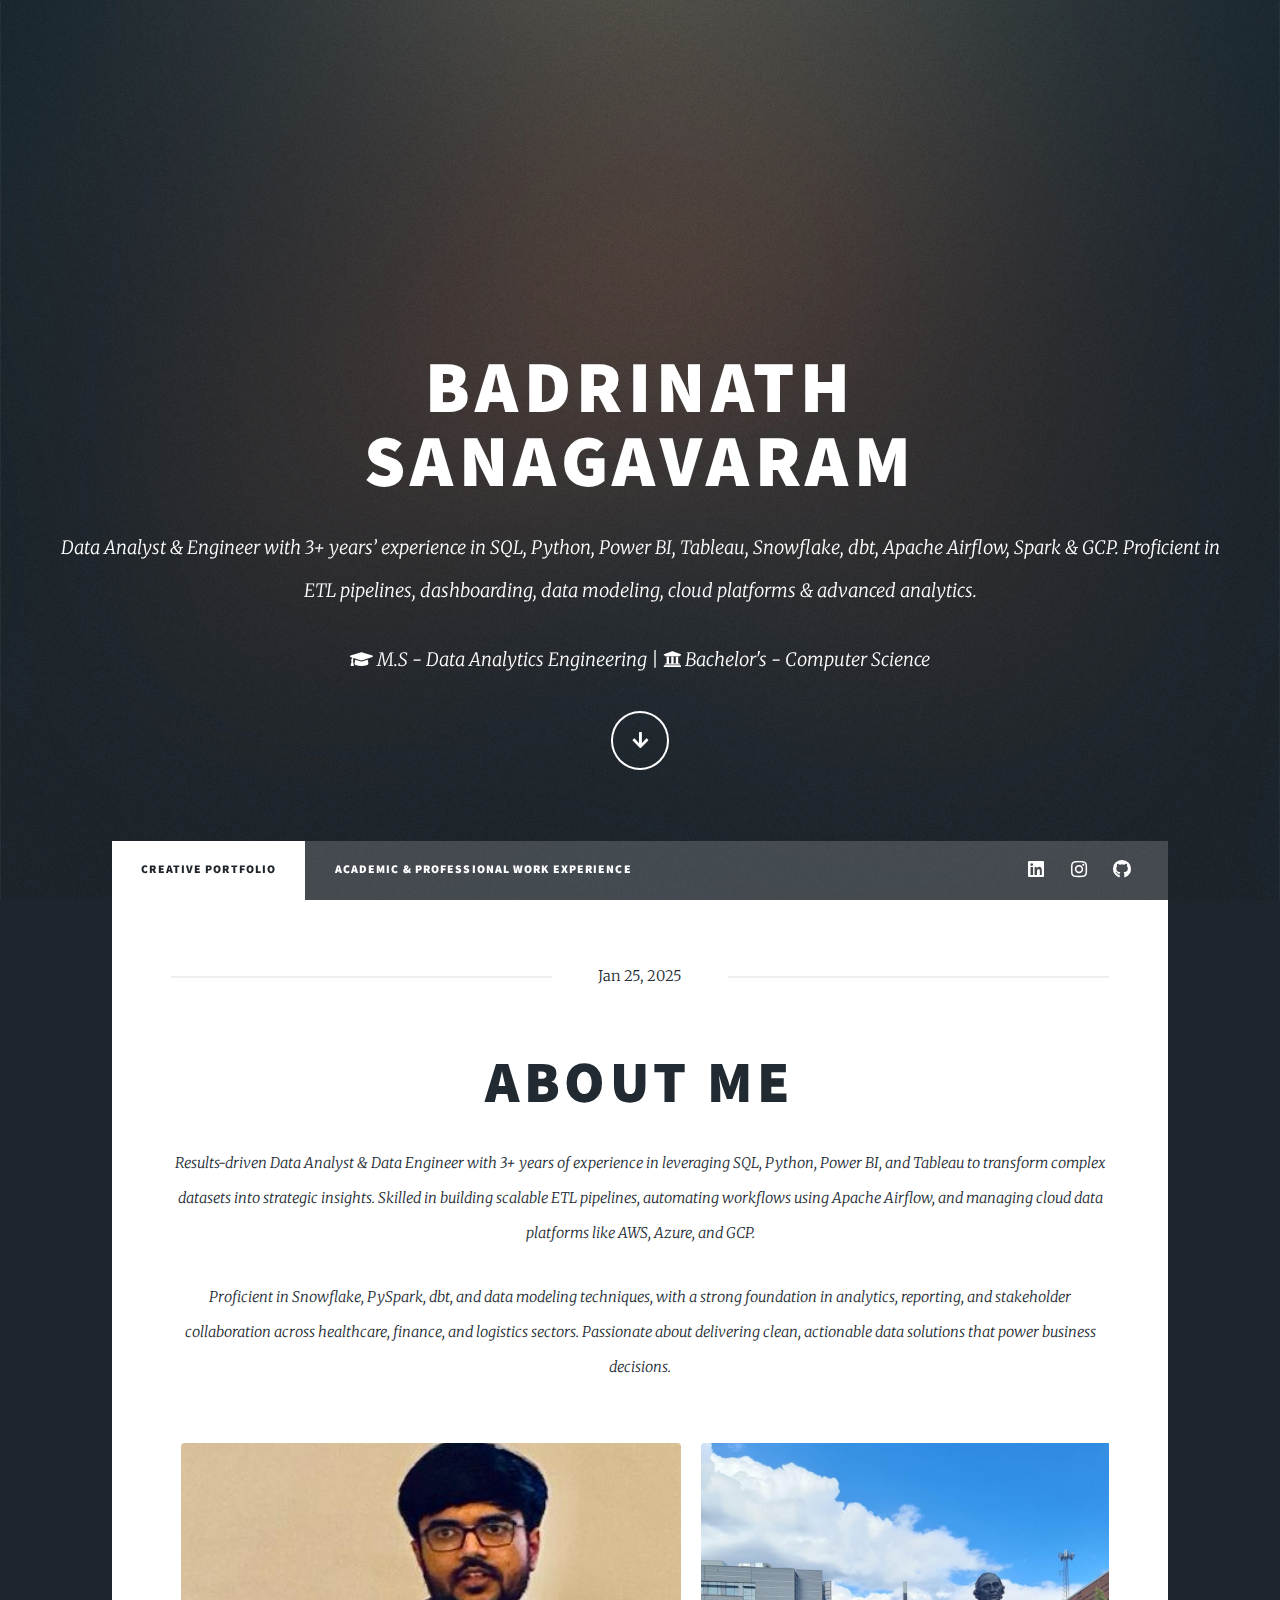
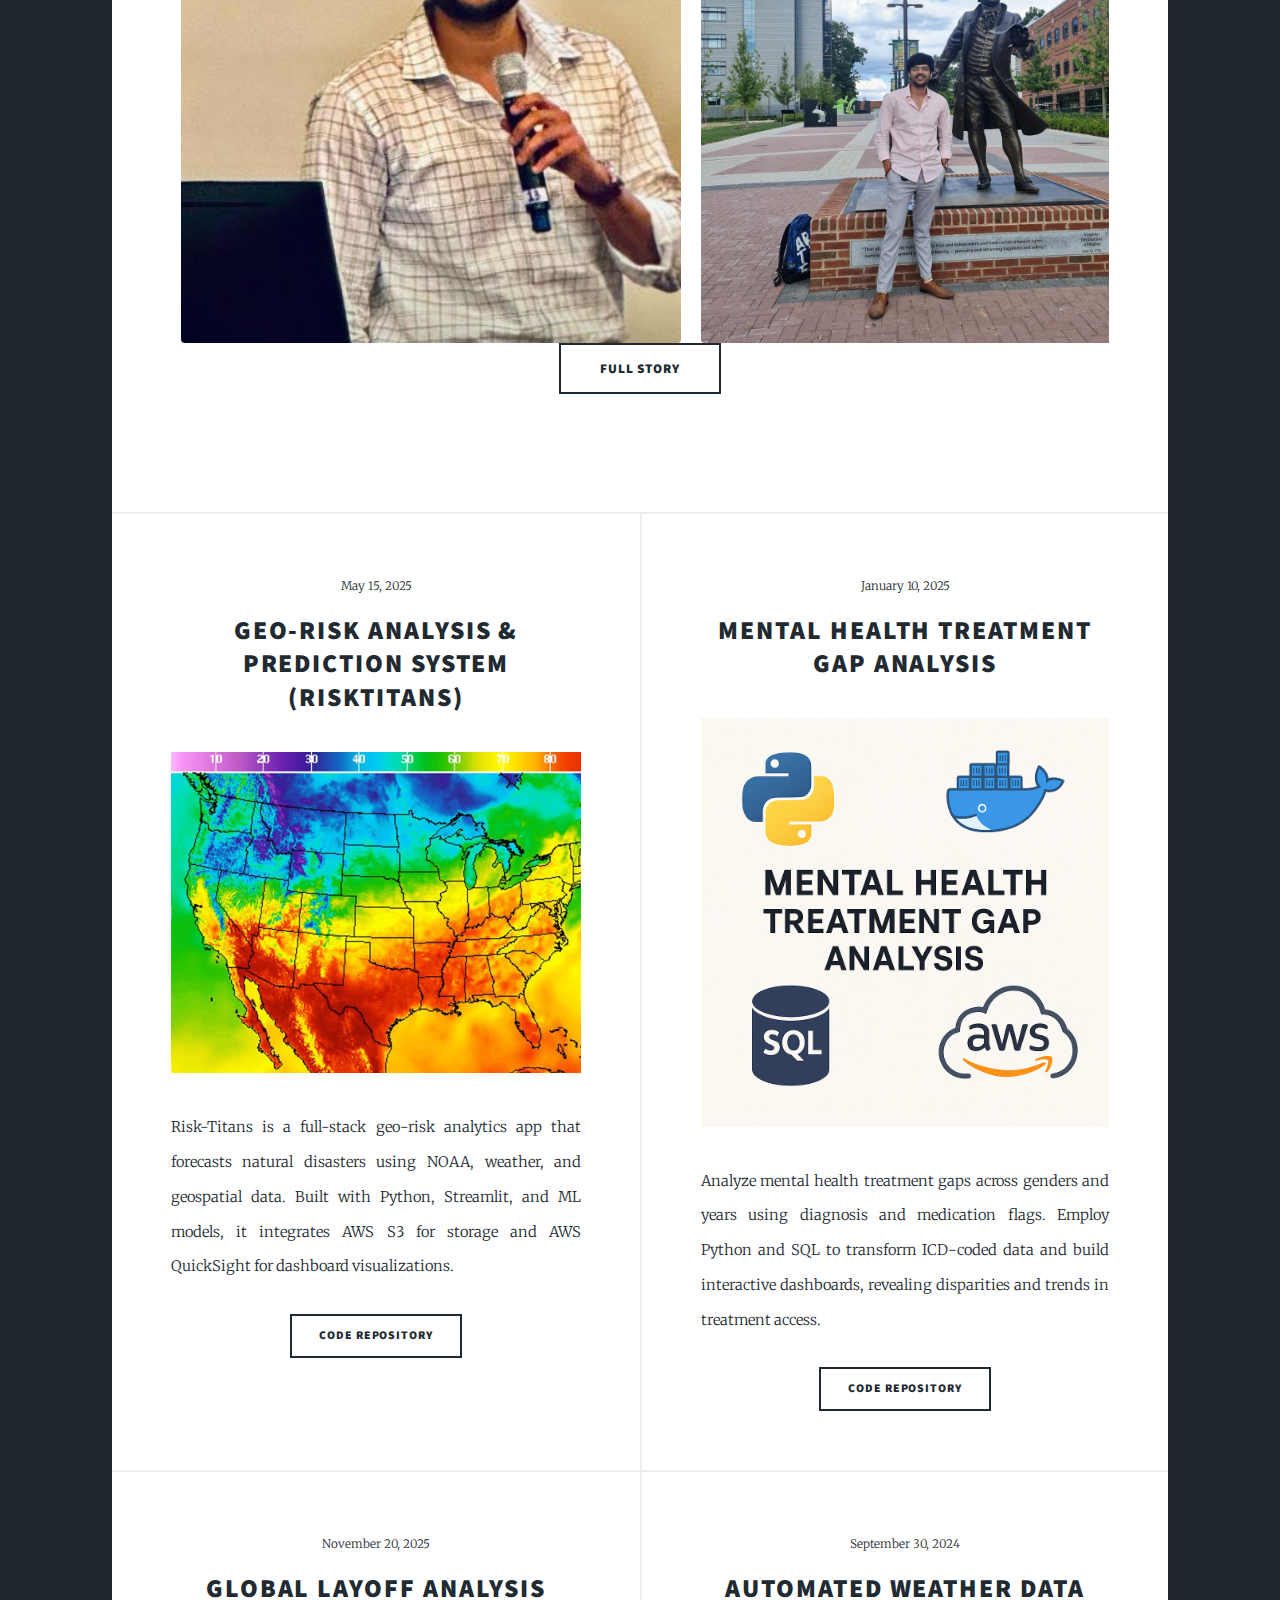
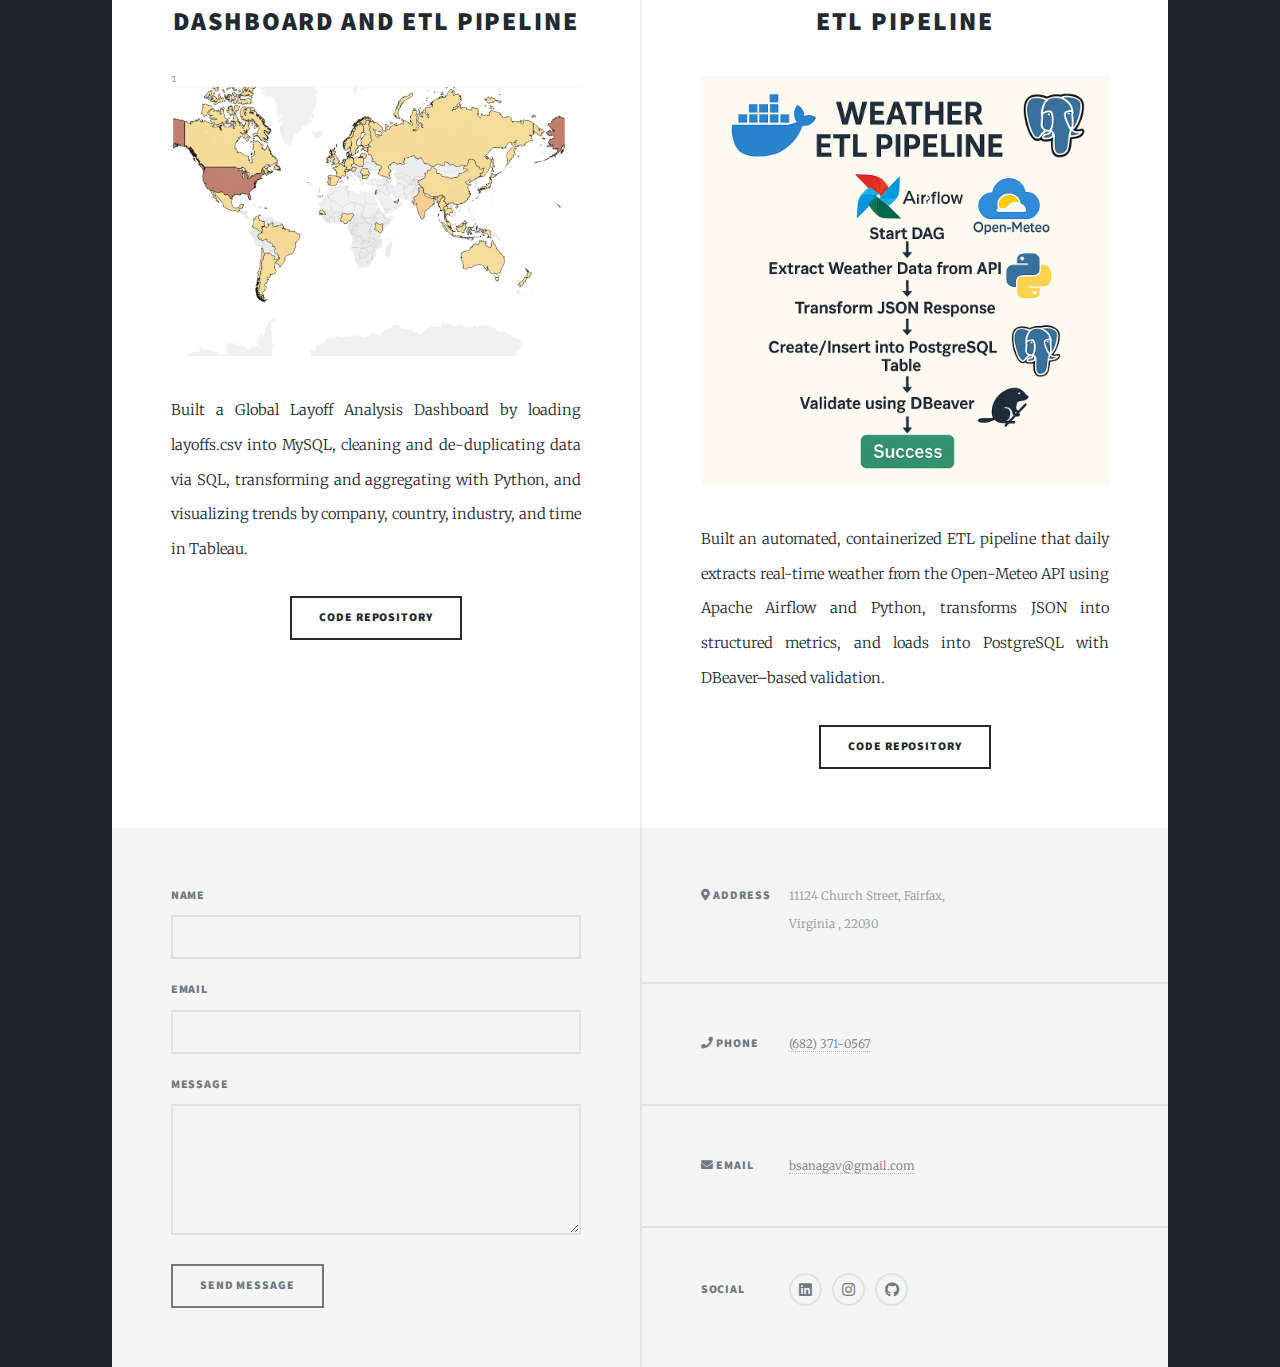
<file: index.html>
<!DOCTYPE HTML>

<html>
	<head>
		<title>BADRINATH SANAGAVARAM PORTFOLIO</title>
		<meta charset="utf-8" />
		<meta name="viewport" content="width=device-width, initial-scale=1, user-scalable=no" />
		<link rel="stylesheet" href="assets/css/main.css">
		<link rel="stylesheet" href="assets/css/fontawesome-all.min.css">
		<noscript><link rel="stylesheet" href="assets/css/noscript.css" /></noscript>
	</head>
	<body class="is-preload">

		<!-- Wrapper -->
			<div id="wrapper" class="fade-in">

				<!-- Intro -->
					<div id="intro">
						<h1>BADRINATH<br />
						SANAGAVARAM</h1>
						<p>Data Analyst & Engineer with 3+ years’ experience in SQL, Python, Power BI, Tableau, Snowflake, dbt, Apache Airflow, Spark & GCP. Proficient in ETL pipelines, dashboarding, data modeling, cloud platforms & advanced analytics.

<p>
  <i class="fas fa-graduation-cap"></i> M.S - Data Analytics Engineering | 
  <i class="fas fa-university"></i> Bachelor's - Computer Science
</p>

						<ul class="actions">
							<li><a href="#header" class="button icon solid solo fa-arrow-down scrolly">Continue</a></li>
						</ul>
					</div>

				<!-- Header -->
					<header id="header">
						<a href="index.html" class="logo">PORTFOLIO</a>
					</header>

				<!-- Nav -->
					<nav id="nav">
						<ul class="links">
							<li class="active"><a href="index.html">Creative Portfolio</a></li>
							<li><a href="generic.html">academic & professional Work Experience</a></li>
						</ul>
						
						<ul class="icons">
							<li><a href="https://www.linkedin.com/in/badrinath-sharma/" class="icon brands fa-linkedin"><span class="label">Twitter</span></a></li>
							<li><a href="https://www.instagram.com/sanagavaram_badrinath/" class="icon brands fa-instagram"><span class="label">Instagram</span></a></li>
							<li><a href="https://github.com/BadrinathSanagavaram" class="icon brands fa-github"><span class="label">GitHub</span></a></li>
						</ul>
					</nav>

				<!-- Main -->
					<div id="main">

						<!-- Featured Post -->
						  <article class="post featured">
    <header class="major">
      <span class="date">Jan 25, 2025</span>
      <h2><a href="#">About Me</a></h2>
		<p>Results-driven Data Analyst & Data Engineer with 3+ years of experience in leveraging SQL, Python, Power BI, and Tableau to transform complex datasets into strategic insights. Skilled in building scalable ETL pipelines, automating workflows using Apache Airflow, and managing cloud data platforms like AWS, Azure, and GCP.</p>
		<p>Proficient in Snowflake, PySpark, dbt, and data modeling techniques, with a strong foundation in analytics, reporting, and stakeholder collaboration across healthcare, finance, and logistics sectors. Passionate about delivering clean, actionable data solutions that power business decisions.</p>
    </header>

    <!-- Carousel HTML -->
    <div class="carousel">
      <div class="slide-track">
        <div class="slide"><img src="images/Badrinath Demo pic.jpeg" alt="Demo"></div>
        <div class="slide"><img src="images/Myself with Mason.jpg" alt="Mason"></div>
        <div class="slide"><img src="images/Grassroots Analytics Pic.jpeg" alt="Pic 3"></div>
		<div class="slide"><img src="images/Copart Card.jpeg" alt="Pic 1"></div>
        <div class="slide"><img src="images/Group pic 2.jpeg" alt="Pic 2"></div>
        <div class="slide"><img src="images/Group pic 1.jpeg" alt="Pic 3"></div>
		<div class="slide"><img src="images/Linkedin image.jpeg" alt="Pic 3">
        <!-- duplicated for looping -->
      </div>
    </div>

    <ul class="actions special">
      <li><a href="#" class="button large">Full Story</a></li>
    </ul>
  </article>

						<!-- Posts -->
							<section class="posts">
								<article>
									<header>
										<span class="date">May 15, 2025</span>
										<h2><a href="#">Geo-Risk Analysis & Prediction System (RiskTitans)<br />
										</h2>
									</header>
									<a href="https://github.com/BadrinathSanagavaram/Geo-Risk-Analysis-Prediction-System-RiskTitans-" class="image fit"><img src="images/Risk Titans pic.jpeg" alt="" /></a>
									<p>Risk-Titans is a full-stack geo-risk analytics app that forecasts natural disasters using NOAA, weather, and geospatial data. Built with Python, Streamlit, and ML models, it integrates AWS S3 for storage and AWS QuickSight for dashboard visualizations.</p>
									<ul class="actions special">
										<li><a href="https://github.com/BadrinathSanagavaram/Geo-Risk-Analysis-Prediction-System-RiskTitans-" class="button">Code Repository</a></li>
									</ul>
								</article>
								<article>
									<header>
										<span class="date">January 10, 2025</span>
										<h2><a href="https://github.com/BadrinathSanagavaram/Diabetes-Risk-Profiling">Mental Health Treatment Gap Analysis</a></h2>
									</header>
									<a href="https://github.com/BadrinathSanagavaram/Mental-Health-Treatment-Gap-Analysis" class="image fit"><img src="images/Mental Health treatment analysis.jpeg" alt="" /></a>
									<p>Analyze mental health treatment gaps across genders and years using diagnosis and medication flags. Employ Python and SQL to transform ICD-coded data and build interactive dashboards, revealing disparities and trends in treatment access.</p>
									<ul class="actions special">
										<li><a href="https://github.com/BadrinathSanagavaram/Mental-Health-Treatment-Gap-Analysis" class="button">Code Repository</a></li>
									</ul>
								</article>
								<article>
									<header>
										<span class="date"> November 20, 2025</span>
										<h2><a href="https://github.com/BadrinathSanagavaram/First-ETL-Pipeline-Layoffs-Project">Global Layoff Analysis Dashboard and ETL Pipeline</a></h2>
									</header>
									<a href="https://github.com/BadrinathSanagavaram/First-ETL-Pipeline-Layoffs-Project" class="image fit"><img src="images/Global Layoffs dashboard.jpeg" alt="" /></a>
									<p>Built a Global Layoff Analysis Dashboard by loading layoffs.csv into MySQL, cleaning and de-duplicating data via SQL, transforming and aggregating with Python, and visualizing trends by company, country, industry, and time in Tableau.</p>
									<ul class="actions special">
										<li><a href="https://github.com/BadrinathSanagavaram/First-ETL-Pipeline-Layoffs-Project?tab=readme-ov-file" class="button">Code Repository</a></li>
									</ul>
								</article>
								<article>
									<header>
										<span class="date">September 30, 2024</span>
										<h2><a href="https://github.com/BadrinathSanagavaram/Weather-ETL-Pipeline">Automated Weather Data ETL Pipeline<br />
										</a></h2>
									</header>
									<a href="https://github.com/BadrinathSanagavaram/Weather-ETL-Pipeline" class="image fit"><img src="images/Weather ETL pipelines 2.jpg" alt="" /></a>
									<p>Built an automated, containerized ETL pipeline that daily extracts real-time weather from the Open-Meteo API using Apache Airflow and Python, transforms JSON into structured metrics, and loads into PostgreSQL with DBeaver–based validation.</p>
									<ul class="actions special">
										<li><a href="https://github.com/BadrinathSanagavaram/Weather-ETL-Pipeline" class="button">Code Repository</a></li>
									</ul>
								</article>
							</section>

					</div>

				<!-- Footer -->
					<footer id="footer">
						<section>
							<form method="post" action="#">
								<div class="fields">
									<div class="field">
										<label for="name">Name</label>
										<input type="text" name="name" id="name" />
									</div>
									<div class="field">
										<label for="email">Email</label>
										<input type="text" name="email" id="email" />
									</div>
									<div class="field">
										<label for="message">Message</label>
										<textarea name="message" id="message" rows="3"></textarea>
									</div>
								</div>
								<ul class="actions">
									<li><input type="submit" value="Send Message" /></li>
								</ul>
							</form>
						</section>
						<section class="split contact">
							<section class="alt">
								<h3><i class="fas fa-map-marker-alt contact-icon"></i> Address</h3>
								<p>11124 Church Street, Fairfax, <br />Virginia , 22030</p>
							</section>
							<section>
								<h3><i class="fas fa-phone contact-icon"></i> Phone</h3>
								<p><a href="#">(682) 371-0567</a></p>
							</section>
							<section>
								<h3><i class="fas fa-envelope contact-icon"></i> Email</h3>
								<p><a href="#">bsanagav@gmail.com</a></p>
							</section>
							<section>
								<h3>Social</h3>
								<ul class="icons alt">
							<li><a href="https://www.linkedin.com/in/badrinath-sharma/" class="icon brands fa-linkedin"><span class="label">Twitter</span></a></li>
							<li><a href="https://www.instagram.com/sanagavaram_badrinath/" class="icon brands fa-instagram"><span class="label">Instagram</span></a></li>
							<li><a href="https://github.com/BadrinathSanagavaram" class="icon brands fa-github"><span class="label">GitHub</span></a></li>
								</ul>
							</section>
						</section>
					</footer>



			</div>

		<!-- Scripts -->
			<script src="assets/js/jquery.min.js"></script>
			<script src="assets/js/jquery.scrollex.min.js"></script>
			<script src="assets/js/jquery.scrolly.min.js"></script>
			<script src="assets/js/browser.min.js"></script>
			<script src="assets/js/breakpoints.min.js"></script>
			<script src="assets/js/util.js"></script>
			<script src="assets/js/main.js"></script>

	</body>
</html>
</file>
<file: assets/css/main.css>
@import url(fontawesome-all.min.css);
@import url("https://fonts.googleapis.com/css?family=Merriweather:300,700,300italic,700italic|Source+Sans+Pro:900");

/*
	Massively by HTML5 UP
	html5up.net | @ajlkn
	Free for personal and commercial use under the CCA 3.0 license (html5up.net/license)
*/

html, body, div, span, applet, object,
iframe, h1, h2, h3, h4, h5, h6, p, blockquote,
pre, a, abbr, acronym, address, big, cite,
code, del, dfn, em, img, ins, kbd, q, s, samp,
small, strike, strong, sub, sup, tt, var, b,
u, i, center, dl, dt, dd, ol, ul, li, fieldset,
form, label, legend, table, caption, tbody,
tfoot, thead, tr, th, td, article, aside,
canvas, details, embed, figure, figcaption,
footer, header, hgroup, menu, nav, output, ruby,
section, summary, time, mark, audio, video {
	margin: 0;
	padding: 0;
	border: 0;
	font-size: 100%;
	font: inherit;
	vertical-align: baseline;}

article, aside, details, figcaption, figure,
footer, header, hgroup, menu, nav, section {
	display: block;}

body {
	line-height: 1;
}

ol, ul {
	list-style: none;
}

blockquote, q {
	quotes: none;
}

	blockquote:before, blockquote:after, q:before, q:after {
		content: '';
		content: none;
	}

table {
	border-collapse: collapse;
	border-spacing: 0;
}

body {
	-webkit-text-size-adjust: none;
}

mark {
	background-color: transparent;
	color: inherit;
}

input::-moz-focus-inner {
	border: 0;
	padding: 0;
}

input, select, textarea {
	-moz-appearance: none;
	-webkit-appearance: none;
	-ms-appearance: none;
	appearance: none;
}

/* Basic */

	@-ms-viewport {
		width: device-width;
	}

	body {
		-ms-overflow-style: scrollbar;
	}

	@media screen and (max-width: 480px) {

		html, body {
			min-width: 320px;
		}

	}

	html {
		box-sizing: border-box;
	}

	*, *:before, *:after {
		box-sizing: inherit;
	}

	body {
		background-color: #1e252d;
	}

		body.is-preload *, body.is-preload *:before, body.is-preload *:after {
			-moz-animation: none !important;
			-webkit-animation: none !important;
			-ms-animation: none !important;
			animation: none !important;
			-moz-transition: none !important;
			-webkit-transition: none !important;
			-ms-transition: none !important;
			transition: none !important;
		}

/* Type */

	html {
		font-size: 16pt;
	}

		@media screen and (max-width: 1680px) {

			html {
				font-size: 12pt;
			}

		}

		@media screen and (max-width: 1280px) {

			html {
				font-size: 11pt;
			}

		}

		@media screen and (max-width: 360px) {

			html {
				font-size: 10pt;
			}

		}

	body {
		color: #212931;
	}

	body, input, select, textarea {
		font-family: "Merriweather", Georgia, serif;
		font-weight: 300;
		font-size: 1rem;
		line-height: 2.375;
	}

	a {
		-moz-transition: color 0.2s ease-in-out, background-color 0.2s ease-in-out, border-color 0.2s ease-in-out, box-shadow 0.2s ease-in-out;
		-webkit-transition: color 0.2s ease-in-out, background-color 0.2s ease-in-out, border-color 0.2s ease-in-out, box-shadow 0.2s ease-in-out;
		-ms-transition: color 0.2s ease-in-out, background-color 0.2s ease-in-out, border-color 0.2s ease-in-out, box-shadow 0.2s ease-in-out;
		transition: color 0.2s ease-in-out, background-color 0.2s ease-in-out, border-color 0.2s ease-in-out, box-shadow 0.2s ease-in-out;
		border-bottom: dotted 1px;
		text-decoration: none;
	}

		a:hover {
			border-bottom-color: transparent;
		}

	strong, b {
		font-weight: 600;
	}

	em, i {
		font-style: italic;
	}

	p {
		text-align: justify;
		margin: 0 0 2rem 0;
	}

	h1, h2, h3, h4, h5, h6 {
		font-family: "Source Sans Pro", Helvetica, sans-serif;
		font-weight: 900;
		line-height: 1.5;
		letter-spacing: 0.075em;
		text-transform: uppercase;
		margin: 0 0 1rem 0;
	}

		h1 a, h2 a, h3 a, h4 a, h5 a, h6 a {
			border-bottom: 0;
			color: inherit;
			text-decoration: none;
		}

	h1 {
		font-size: 4rem;
		line-height: 1.1;
		margin: 0 0 2rem 0;
	}

	h2 {
		font-size: 1.75rem;
		line-height: 1.3;
		margin: 0 0 1.5rem 0;
	}

	h3 {
		font-size: 1.25rem;
		margin: 0 0 1.5rem 0;
	}

	h4 {
		font-size: 1rem;
	}

	h5 {
		font-size: 0.9rem;
	}

	h6 {
		font-size: 0.8rem;
	}

	sub {
		font-size: 0.8rem;
		position: relative;
		top: 0.5rem;
	}

	sup {
		font-size: 0.8rem;
		position: relative;
		top: -0.5rem;
	}

	blockquote {
		border-left: solid 4px;
		font-style: italic;
		margin: 0 0 2rem 0;
		padding: 0.5rem 0 0.5rem 2rem;
	}

	code {
		border: solid 2px;
		font-family: "Courier New", monospace;
		font-size: 0.9rem;
		margin: 0 0.25rem;
		padding: 0.25rem 0.65rem;
	}

	pre {
		-webkit-overflow-scrolling: touch;
		font-family: "Courier New", monospace;
		font-size: 0.9rem;
		margin: 0 0 2rem 0;
	}

		pre code {
			display: block;
			line-height: 1.75;
			padding: 1rem 1.5rem;
			overflow-x: auto;
		}

	hr {
		border: 0;
		border-bottom: solid 2px;
		margin: 3rem 0;
	}

		hr.major {
			margin: 5rem 0;
		}

	.align-left {
		text-align: left;
	}

	.align-center {
		text-align: center;
	}

	.align-right {
		text-align: right;
	}

	input, select, textarea {
		color: #212931;
	}

	a {
		color: #212931;
		border-bottom-color: rgba(33, 41, 49, 0.5);
	}

		a:hover {
			border-bottom-color: transparent;
			color: #18bfef !important;
		}

	strong, b {
		color: #212931;
	}

	h1, h2, h3, h4, h5, h6 {
		color: #212931;
	}

	blockquote {
		border-left-color: #eeeeee;
	}

	code {
		background: rgba(220, 220, 220, 0.25);
		border-color: #eeeeee;
	}

	hr {
		border-bottom-color: #eeeeee;
	}

/* Row */

	.row {
		display: flex;
		flex-wrap: wrap;
		box-sizing: border-box;
		align-items: stretch;
	}

		.row > * {
			box-sizing: border-box;
		}

		.row.gtr-uniform > * > :last-child {
			margin-bottom: 0;
		}

		.row.aln-left {
			justify-content: flex-start;
		}

		.row.aln-center {
			justify-content: center;
		}

		.row.aln-right {
			justify-content: flex-end;
		}

		.row.aln-top {
			align-items: flex-start;
		}

		.row.aln-middle {
			align-items: center;
		}

		.row.aln-bottom {
			align-items: flex-end;
		}

		.row > .imp {
			order: -1;
		}

		.row > .col-1 {
			width: 8.33333%;
		}

		.row > .off-1 {
			margin-left: 8.33333%;
		}

		.row > .col-2 {
			width: 16.66667%;
		}

		.row > .off-2 {
			margin-left: 16.66667%;
		}

		.row > .col-3 {
			width: 25%;
		}

		.row > .off-3 {
			margin-left: 25%;
		}

		.row > .col-4 {
			width: 33.33333%;
		}

		.row > .off-4 {
			margin-left: 33.33333%;
		}

		.row > .col-5 {
			width: 41.66667%;
		}

		.row > .off-5 {
			margin-left: 41.66667%;
		}

		.row > .col-6 {
			width: 50%;
		}

		.row > .off-6 {
			margin-left: 50%;
		}

		.row > .col-7 {
			width: 58.33333%;
		}

		.row > .off-7 {
			margin-left: 58.33333%;
		}

		.row > .col-8 {
			width: 66.66667%;
		}

		.row > .off-8 {
			margin-left: 66.66667%;
		}

		.row > .col-9 {
			width: 75%;
		}

		.row > .off-9 {
			margin-left: 75%;
		}

		.row > .col-10 {
			width: 83.33333%;
		}

		.row > .off-10 {
			margin-left: 83.33333%;
		}

		.row > .col-11 {
			width: 91.66667%;
		}

		.row > .off-11 {
			margin-left: 91.66667%;
		}

		.row > .col-12 {
			width: 100%;
		}

		.row > .off-12 {
			margin-left: 100%;
		}

		.row.gtr-0 {
			margin-top: 0;
			margin-left: 0rem;
		}

			.row.gtr-0 > * {
				padding: 0 0 0 0rem;
			}

			.row.gtr-0.gtr-uniform {
				margin-top: 0rem;
			}

				.row.gtr-0.gtr-uniform > * {
					padding-top: 0rem;
				}

		.row.gtr-25 {
			margin-top: 0;
			margin-left: -0.375rem;
		}

			.row.gtr-25 > * {
				padding: 0 0 0 0.375rem;
			}

			.row.gtr-25.gtr-uniform {
				margin-top: -0.375rem;
			}

				.row.gtr-25.gtr-uniform > * {
					padding-top: 0.375rem;
				}

		.row.gtr-50 {
			margin-top: 0;
			margin-left: -0.75rem;
		}

			.row.gtr-50 > * {
				padding: 0 0 0 0.75rem;
			}

			.row.gtr-50.gtr-uniform {
				margin-top: -0.75rem;
			}

				.row.gtr-50.gtr-uniform > * {
					padding-top: 0.75rem;
				}

		.row {
			margin-top: 0;
			margin-left: -1.5rem;
		}

			.row > * {
				padding: 0 0 0 1.5rem;
			}

			.row.gtr-uniform {
				margin-top: -1.5rem;
			}

				.row.gtr-uniform > * {
					padding-top: 1.5rem;
				}

		.row.gtr-150 {
			margin-top: 0;
			margin-left: -2.25rem;
		}

			.row.gtr-150 > * {
				padding: 0 0 0 2.25rem;
			}

			.row.gtr-150.gtr-uniform {
				margin-top: -2.25rem;
			}

				.row.gtr-150.gtr-uniform > * {
					padding-top: 2.25rem;
				}

		.row.gtr-200 {
			margin-top: 0;
			margin-left: -3rem;
		}

			.row.gtr-200 > * {
				padding: 0 0 0 3rem;
			}

			.row.gtr-200.gtr-uniform {
				margin-top: -3rem;
			}

				.row.gtr-200.gtr-uniform > * {
					padding-top: 3rem;
				}

		@media screen and (max-width: 1680px) {

			.row {
				display: flex;
				flex-wrap: wrap;
				box-sizing: border-box;
				align-items: stretch;
			}

				.row > * {
					box-sizing: border-box;
				}

				.row.gtr-uniform > * > :last-child {
					margin-bottom: 0;
				}

				.row.aln-left {
					justify-content: flex-start;
				}

				.row.aln-center {
					justify-content: center;
				}

				.row.aln-right {
					justify-content: flex-end;
				}

				.row.aln-top {
					align-items: flex-start;
				}

				.row.aln-middle {
					align-items: center;
				}

				.row.aln-bottom {
					align-items: flex-end;
				}

				.row > .imp-xlarge {
					order: -1;
				}

				.row > .col-1-xlarge {
					width: 8.33333%;
				}

				.row > .off-1-xlarge {
					margin-left: 8.33333%;
				}

				.row > .col-2-xlarge {
					width: 16.66667%;
				}

				.row > .off-2-xlarge {
					margin-left: 16.66667%;
				}

				.row > .col-3-xlarge {
					width: 25%;
				}

				.row > .off-3-xlarge {
					margin-left: 25%;
				}

				.row > .col-4-xlarge {
					width: 33.33333%;
				}

				.row > .off-4-xlarge {
					margin-left: 33.33333%;
				}

				.row > .col-5-xlarge {
					width: 41.66667%;
				}

				.row > .off-5-xlarge {
					margin-left: 41.66667%;
				}

				.row > .col-6-xlarge {
					width: 50%;
				}

				.row > .off-6-xlarge {
					margin-left: 50%;
				}

				.row > .col-7-xlarge {
					width: 58.33333%;
				}

				.row > .off-7-xlarge {
					margin-left: 58.33333%;
				}

				.row > .col-8-xlarge {
					width: 66.66667%;
				}

				.row > .off-8-xlarge {
					margin-left: 66.66667%;
				}

				.row > .col-9-xlarge {
					width: 75%;
				}

				.row > .off-9-xlarge {
					margin-left: 75%;
				}

				.row > .col-10-xlarge {
					width: 83.33333%;
				}

				.row > .off-10-xlarge {
					margin-left: 83.33333%;
				}

				.row > .col-11-xlarge {
					width: 91.66667%;
				}

				.row > .off-11-xlarge {
					margin-left: 91.66667%;
				}

				.row > .col-12-xlarge {
					width: 100%;
				}

				.row > .off-12-xlarge {
					margin-left: 100%;
				}

				.row.gtr-0 {
					margin-top: 0;
					margin-left: 0rem;
				}

					.row.gtr-0 > * {
						padding: 0 0 0 0rem;
					}

					.row.gtr-0.gtr-uniform {
						margin-top: 0rem;
					}

						.row.gtr-0.gtr-uniform > * {
							padding-top: 0rem;
						}

				.row.gtr-25 {
					margin-top: 0;
					margin-left: -0.375rem;
				}

					.row.gtr-25 > * {
						padding: 0 0 0 0.375rem;
					}

					.row.gtr-25.gtr-uniform {
						margin-top: -0.375rem;
					}

						.row.gtr-25.gtr-uniform > * {
							padding-top: 0.375rem;
						}

				.row.gtr-50 {
					margin-top: 0;
					margin-left: -0.75rem;
				}

					.row.gtr-50 > * {
						padding: 0 0 0 0.75rem;
					}

					.row.gtr-50.gtr-uniform {
						margin-top: -0.75rem;
					}

						.row.gtr-50.gtr-uniform > * {
							padding-top: 0.75rem;
						}

				.row {
					margin-top: 0;
					margin-left: -1.5rem;
				}

					.row > * {
						padding: 0 0 0 1.5rem;
					}

					.row.gtr-uniform {
						margin-top: -1.5rem;
					}

						.row.gtr-uniform > * {
							padding-top: 1.5rem;
						}

				.row.gtr-150 {
					margin-top: 0;
					margin-left: -2.25rem;
				}

					.row.gtr-150 > * {
						padding: 0 0 0 2.25rem;
					}

					.row.gtr-150.gtr-uniform {
						margin-top: -2.25rem;
					}

						.row.gtr-150.gtr-uniform > * {
							padding-top: 2.25rem;
						}

				.row.gtr-200 {
					margin-top: 0;
					margin-left: -3rem;
				}

					.row.gtr-200 > * {
						padding: 0 0 0 3rem;
					}

					.row.gtr-200.gtr-uniform {
						margin-top: -3rem;
					}

						.row.gtr-200.gtr-uniform > * {
							padding-top: 3rem;
						}

		}

		@media screen and (max-width: 1280px) {

			.row {
				display: flex;
				flex-wrap: wrap;
				box-sizing: border-box;
				align-items: stretch;
			}

				.row > * {
					box-sizing: border-box;
				}

				.row.gtr-uniform > * > :last-child {
					margin-bottom: 0;
				}

				.row.aln-left {
					justify-content: flex-start;
				}

				.row.aln-center {
					justify-content: center;
				}

				.row.aln-right {
					justify-content: flex-end;
				}

				.row.aln-top {
					align-items: flex-start;
				}

				.row.aln-middle {
					align-items: center;
				}

				.row.aln-bottom {
					align-items: flex-end;
				}

				.row > .imp-large {
					order: -1;
				}

				.row > .col-1-large {
					width: 8.33333%;
				}

				.row > .off-1-large {
					margin-left: 8.33333%;
				}

				.row > .col-2-large {
					width: 16.66667%;
				}

				.row > .off-2-large {
					margin-left: 16.66667%;
				}

				.row > .col-3-large {
					width: 25%;
				}

				.row > .off-3-large {
					margin-left: 25%;
				}

				.row > .col-4-large {
					width: 33.33333%;
				}

				.row > .off-4-large {
					margin-left: 33.33333%;
				}

				.row > .col-5-large {
					width: 41.66667%;
				}

				.row > .off-5-large {
					margin-left: 41.66667%;
				}

				.row > .col-6-large {
					width: 50%;
				}

				.row > .off-6-large {
					margin-left: 50%;
				}

				.row > .col-7-large {
					width: 58.33333%;
				}

				.row > .off-7-large {
					margin-left: 58.33333%;
				}

				.row > .col-8-large {
					width: 66.66667%;
				}

				.row > .off-8-large {
					margin-left: 66.66667%;
				}

				.row > .col-9-large {
					width: 75%;
				}

				.row > .off-9-large {
					margin-left: 75%;
				}

				.row > .col-10-large {
					width: 83.33333%;
				}

				.row > .off-10-large {
					margin-left: 83.33333%;
				}

				.row > .col-11-large {
					width: 91.66667%;
				}

				.row > .off-11-large {
					margin-left: 91.66667%;
				}

				.row > .col-12-large {
					width: 100%;
				}

				.row > .off-12-large {
					margin-left: 100%;
				}

				.row.gtr-0 {
					margin-top: 0;
					margin-left: 0rem;
				}

					.row.gtr-0 > * {
						padding: 0 0 0 0rem;
					}

					.row.gtr-0.gtr-uniform {
						margin-top: 0rem;
					}

						.row.gtr-0.gtr-uniform > * {
							padding-top: 0rem;
						}

				.row.gtr-25 {
					margin-top: 0;
					margin-left: -0.375rem;
				}

					.row.gtr-25 > * {
						padding: 0 0 0 0.375rem;
					}

					.row.gtr-25.gtr-uniform {
						margin-top: -0.375rem;
					}

						.row.gtr-25.gtr-uniform > * {
							padding-top: 0.375rem;
						}

				.row.gtr-50 {
					margin-top: 0;
					margin-left: -0.75rem;
				}

					.row.gtr-50 > * {
						padding: 0 0 0 0.75rem;
					}

					.row.gtr-50.gtr-uniform {
						margin-top: -0.75rem;
					}

						.row.gtr-50.gtr-uniform > * {
							padding-top: 0.75rem;
						}

				.row {
					margin-top: 0;
					margin-left: -1.5rem;
				}

					.row > * {
						padding: 0 0 0 1.5rem;
					}

					.row.gtr-uniform {
						margin-top: -1.5rem;
					}

						.row.gtr-uniform > * {
							padding-top: 1.5rem;
						}

				.row.gtr-150 {
					margin-top: 0;
					margin-left: -2.25rem;
				}

					.row.gtr-150 > * {
						padding: 0 0 0 2.25rem;
					}

					.row.gtr-150.gtr-uniform {
						margin-top: -2.25rem;
					}

						.row.gtr-150.gtr-uniform > * {
							padding-top: 2.25rem;
						}

				.row.gtr-200 {
					margin-top: 0;
					margin-left: -3rem;
				}

					.row.gtr-200 > * {
						padding: 0 0 0 3rem;
					}

					.row.gtr-200.gtr-uniform {
						margin-top: -3rem;
					}

						.row.gtr-200.gtr-uniform > * {
							padding-top: 3rem;
						}

		}

		@media screen and (max-width: 980px) {

			.row {
				display: flex;
				flex-wrap: wrap;
				box-sizing: border-box;
				align-items: stretch;
			}

				.row > * {
					box-sizing: border-box;
				}

				.row.gtr-uniform > * > :last-child {
					margin-bottom: 0;
				}

				.row.aln-left {
					justify-content: flex-start;
				}

				.row.aln-center {
					justify-content: center;
				}

				.row.aln-right {
					justify-content: flex-end;
				}

				.row.aln-top {
					align-items: flex-start;
				}

				.row.aln-middle {
					align-items: center;
				}

				.row.aln-bottom {
					align-items: flex-end;
				}

				.row > .imp-medium {
					order: -1;
				}

				.row > .col-1-medium {
					width: 8.33333%;
				}

				.row > .off-1-medium {
					margin-left: 8.33333%;
				}

				.row > .col-2-medium {
					width: 16.66667%;
				}

				.row > .off-2-medium {
					margin-left: 16.66667%;
				}

				.row > .col-3-medium {
					width: 25%;
				}

				.row > .off-3-medium {
					margin-left: 25%;
				}

				.row > .col-4-medium {
					width: 33.33333%;
				}

				.row > .off-4-medium {
					margin-left: 33.33333%;
				}

				.row > .col-5-medium {
					width: 41.66667%;
				}

				.row > .off-5-medium {
					margin-left: 41.66667%;
				}

				.row > .col-6-medium {
					width: 50%;
				}

				.row > .off-6-medium {
					margin-left: 50%;
				}

				.row > .col-7-medium {
					width: 58.33333%;
				}

				.row > .off-7-medium {
					margin-left: 58.33333%;
				}

				.row > .col-8-medium {
					width: 66.66667%;
				}

				.row > .off-8-medium {
					margin-left: 66.66667%;
				}

				.row > .col-9-medium {
					width: 75%;
				}

				.row > .off-9-medium {
					margin-left: 75%;
				}

				.row > .col-10-medium {
					width: 83.33333%;
				}

				.row > .off-10-medium {
					margin-left: 83.33333%;
				}

				.row > .col-11-medium {
					width: 91.66667%;
				}

				.row > .off-11-medium {
					margin-left: 91.66667%;
				}

				.row > .col-12-medium {
					width: 100%;
				}

				.row > .off-12-medium {
					margin-left: 100%;
				}

				.row.gtr-0 {
					margin-top: 0;
					margin-left: 0rem;
				}

					.row.gtr-0 > * {
						padding: 0 0 0 0rem;
					}

					.row.gtr-0.gtr-uniform {
						margin-top: 0rem;
					}

						.row.gtr-0.gtr-uniform > * {
							padding-top: 0rem;
						}

				.row.gtr-25 {
					margin-top: 0;
					margin-left: -0.375rem;
				}

					.row.gtr-25 > * {
						padding: 0 0 0 0.375rem;
					}

					.row.gtr-25.gtr-uniform {
						margin-top: -0.375rem;
					}

						.row.gtr-25.gtr-uniform > * {
							padding-top: 0.375rem;
						}

				.row.gtr-50 {
					margin-top: 0;
					margin-left: -0.75rem;
				}

					.row.gtr-50 > * {
						padding: 0 0 0 0.75rem;
					}

					.row.gtr-50.gtr-uniform {
						margin-top: -0.75rem;
					}

						.row.gtr-50.gtr-uniform > * {
							padding-top: 0.75rem;
						}

				.row {
					margin-top: 0;
					margin-left: -1.5rem;
				}

					.row > * {
						padding: 0 0 0 1.5rem;
					}

					.row.gtr-uniform {
						margin-top: -1.5rem;
					}

						.row.gtr-uniform > * {
							padding-top: 1.5rem;
						}

				.row.gtr-150 {
					margin-top: 0;
					margin-left: -2.25rem;
				}

					.row.gtr-150 > * {
						padding: 0 0 0 2.25rem;
					}

					.row.gtr-150.gtr-uniform {
						margin-top: -2.25rem;
					}

						.row.gtr-150.gtr-uniform > * {
							padding-top: 2.25rem;
						}

				.row.gtr-200 {
					margin-top: 0;
					margin-left: -3rem;
				}

					.row.gtr-200 > * {
						padding: 0 0 0 3rem;
					}

					.row.gtr-200.gtr-uniform {
						margin-top: -3rem;
					}

						.row.gtr-200.gtr-uniform > * {
							padding-top: 3rem;
						}

		}

		@media screen and (max-width: 736px) {

			.row {
				display: flex;
				flex-wrap: wrap;
				box-sizing: border-box;
				align-items: stretch;
			}

				.row > * {
					box-sizing: border-box;
				}

				.row.gtr-uniform > * > :last-child {
					margin-bottom: 0;
				}

				.row.aln-left {
					justify-content: flex-start;
				}

				.row.aln-center {
					justify-content: center;
				}

				.row.aln-right {
					justify-content: flex-end;
				}

				.row.aln-top {
					align-items: flex-start;
				}

				.row.aln-middle {
					align-items: center;
				}

				.row.aln-bottom {
					align-items: flex-end;
				}

				.row > .imp-small {
					order: -1;
				}

				.row > .col-1-small {
					width: 8.33333%;
				}

				.row > .off-1-small {
					margin-left: 8.33333%;
				}

				.row > .col-2-small {
					width: 16.66667%;
				}

				.row > .off-2-small {
					margin-left: 16.66667%;
				}

				.row > .col-3-small {
					width: 25%;
				}

				.row > .off-3-small {
					margin-left: 25%;
				}

				.row > .col-4-small {
					width: 33.33333%;
				}

				.row > .off-4-small {
					margin-left: 33.33333%;
				}

				.row > .col-5-small {
					width: 41.66667%;
				}

				.row > .off-5-small {
					margin-left: 41.66667%;
				}

				.row > .col-6-small {
					width: 50%;
				}

				.row > .off-6-small {
					margin-left: 50%;
				}

				.row > .col-7-small {
					width: 58.33333%;
				}

				.row > .off-7-small {
					margin-left: 58.33333%;
				}

				.row > .col-8-small {
					width: 66.66667%;
				}

				.row > .off-8-small {
					margin-left: 66.66667%;
				}

				.row > .col-9-small {
					width: 75%;
				}

				.row > .off-9-small {
					margin-left: 75%;
				}

				.row > .col-10-small {
					width: 83.33333%;
				}

				.row > .off-10-small {
					margin-left: 83.33333%;
				}

				.row > .col-11-small {
					width: 91.66667%;
				}

				.row > .off-11-small {
					margin-left: 91.66667%;
				}

				.row > .col-12-small {
					width: 100%;
				}

				.row > .off-12-small {
					margin-left: 100%;
				}

				.row.gtr-0 {
					margin-top: 0;
					margin-left: 0rem;
				}

					.row.gtr-0 > * {
						padding: 0 0 0 0rem;
					}

					.row.gtr-0.gtr-uniform {
						margin-top: 0rem;
					}

						.row.gtr-0.gtr-uniform > * {
							padding-top: 0rem;
						}

				.row.gtr-25 {
					margin-top: 0;
					margin-left: -0.375rem;
				}

					.row.gtr-25 > * {
						padding: 0 0 0 0.375rem;
					}

					.row.gtr-25.gtr-uniform {
						margin-top: -0.375rem;
					}

						.row.gtr-25.gtr-uniform > * {
							padding-top: 0.375rem;
						}

				.row.gtr-50 {
					margin-top: 0;
					margin-left: -0.75rem;
				}

					.row.gtr-50 > * {
						padding: 0 0 0 0.75rem;
					}

					.row.gtr-50.gtr-uniform {
						margin-top: -0.75rem;
					}

						.row.gtr-50.gtr-uniform > * {
							padding-top: 0.75rem;
						}

				.row {
					margin-top: 0;
					margin-left: -1.5rem;
				}

					.row > * {
						padding: 0 0 0 1.5rem;
					}

					.row.gtr-uniform {
						margin-top: -1.5rem;
					}

						.row.gtr-uniform > * {
							padding-top: 1.5rem;
						}

				.row.gtr-150 {
					margin-top: 0;
					margin-left: -2.25rem;
				}

					.row.gtr-150 > * {
						padding: 0 0 0 2.25rem;
					}

					.row.gtr-150.gtr-uniform {
						margin-top: -2.25rem;
					}

						.row.gtr-150.gtr-uniform > * {
							padding-top: 2.25rem;
						}

				.row.gtr-200 {
					margin-top: 0;
					margin-left: -3rem;
				}

					.row.gtr-200 > * {
						padding: 0 0 0 3rem;
					}

					.row.gtr-200.gtr-uniform {
						margin-top: -3rem;
					}

						.row.gtr-200.gtr-uniform > * {
							padding-top: 3rem;
						}

		}

		@media screen and (max-width: 480px) {

			.row {
				display: flex;
				flex-wrap: wrap;
				box-sizing: border-box;
				align-items: stretch;
			}

				.row > * {
					box-sizing: border-box;
				}

				.row.gtr-uniform > * > :last-child {
					margin-bottom: 0;
				}

				.row.aln-left {
					justify-content: flex-start;
				}

				.row.aln-center {
					justify-content: center;
				}

				.row.aln-right {
					justify-content: flex-end;
				}

				.row.aln-top {
					align-items: flex-start;
				}

				.row.aln-middle {
					align-items: center;
				}

				.row.aln-bottom {
					align-items: flex-end;
				}

				.row > .imp-xsmall {
					order: -1;
				}

				.row > .col-1-xsmall {
					width: 8.33333%;
				}

				.row > .off-1-xsmall {
					margin-left: 8.33333%;
				}

				.row > .col-2-xsmall {
					width: 16.66667%;
				}

				.row > .off-2-xsmall {
					margin-left: 16.66667%;
				}

				.row > .col-3-xsmall {
					width: 25%;
				}

				.row > .off-3-xsmall {
					margin-left: 25%;
				}

				.row > .col-4-xsmall {
					width: 33.33333%;
				}

				.row > .off-4-xsmall {
					margin-left: 33.33333%;
				}

				.row > .col-5-xsmall {
					width: 41.66667%;
				}

				.row > .off-5-xsmall {
					margin-left: 41.66667%;
				}

				.row > .col-6-xsmall {
					width: 50%;
				}

				.row > .off-6-xsmall {
					margin-left: 50%;
				}

				.row > .col-7-xsmall {
					width: 58.33333%;
				}

				.row > .off-7-xsmall {
					margin-left: 58.33333%;
				}

				.row > .col-8-xsmall {
					width: 66.66667%;
				}

				.row > .off-8-xsmall {
					margin-left: 66.66667%;
				}

				.row > .col-9-xsmall {
					width: 75%;
				}

				.row > .off-9-xsmall {
					margin-left: 75%;
				}

				.row > .col-10-xsmall {
					width: 83.33333%;
				}

				.row > .off-10-xsmall {
					margin-left: 83.33333%;
				}

				.row > .col-11-xsmall {
					width: 91.66667%;
				}

				.row > .off-11-xsmall {
					margin-left: 91.66667%;
				}

				.row > .col-12-xsmall {
					width: 100%;
				}

				.row > .off-12-xsmall {
					margin-left: 100%;
				}

				.row.gtr-0 {
					margin-top: 0;
					margin-left: 0rem;
				}

					.row.gtr-0 > * {
						padding: 0 0 0 0rem;
					}

					.row.gtr-0.gtr-uniform {
						margin-top: 0rem;
					}

						.row.gtr-0.gtr-uniform > * {
							padding-top: 0rem;
						}

				.row.gtr-25 {
					margin-top: 0;
					margin-left: -0.375rem;
				}

					.row.gtr-25 > * {
						padding: 0 0 0 0.375rem;
					}

					.row.gtr-25.gtr-uniform {
						margin-top: -0.375rem;
					}

						.row.gtr-25.gtr-uniform > * {
							padding-top: 0.375rem;
						}

				.row.gtr-50 {
					margin-top: 0;
					margin-left: -0.75rem;
				}

					.row.gtr-50 > * {
						padding: 0 0 0 0.75rem;
					}

					.row.gtr-50.gtr-uniform {
						margin-top: -0.75rem;
					}

						.row.gtr-50.gtr-uniform > * {
							padding-top: 0.75rem;
						}

				.row {
					margin-top: 0;
					margin-left: -1.5rem;
				}

					.row > * {
						padding: 0 0 0 1.5rem;
					}

					.row.gtr-uniform {
						margin-top: -1.5rem;
					}

						.row.gtr-uniform > * {
							padding-top: 1.5rem;
						}

				.row.gtr-150 {
					margin-top: 0;
					margin-left: -2.25rem;
				}

					.row.gtr-150 > * {
						padding: 0 0 0 2.25rem;
					}

					.row.gtr-150.gtr-uniform {
						margin-top: -2.25rem;
					}

						.row.gtr-150.gtr-uniform > * {
							padding-top: 2.25rem;
						}

				.row.gtr-200 {
					margin-top: 0;
					margin-left: -3rem;
				}

					.row.gtr-200 > * {
						padding: 0 0 0 3rem;
					}

					.row.gtr-200.gtr-uniform {
						margin-top: -3rem;
					}

						.row.gtr-200.gtr-uniform > * {
							padding-top: 3rem;
						}

		}

		@media screen and (max-width: 360px) {

			.row {
				display: flex;
				flex-wrap: wrap;
				box-sizing: border-box;
				align-items: stretch;
			}

				.row > * {
					box-sizing: border-box;
				}

				.row.gtr-uniform > * > :last-child {
					margin-bottom: 0;
				}

				.row.aln-left {
					justify-content: flex-start;
				}

				.row.aln-center {
					justify-content: center;
				}

				.row.aln-right {
					justify-content: flex-end;
				}

				.row.aln-top {
					align-items: flex-start;
				}

				.row.aln-middle {
					align-items: center;
				}

				.row.aln-bottom {
					align-items: flex-end;
				}

				.row > .imp-xxsmall {
					order: -1;
				}

				.row > .col-1-xxsmall {
					width: 8.33333%;
				}

				.row > .off-1-xxsmall {
					margin-left: 8.33333%;
				}

				.row > .col-2-xxsmall {
					width: 16.66667%;
				}

				.row > .off-2-xxsmall {
					margin-left: 16.66667%;
				}

				.row > .col-3-xxsmall {
					width: 25%;
				}

				.row > .off-3-xxsmall {
					margin-left: 25%;
				}

				.row > .col-4-xxsmall {
					width: 33.33333%;
				}

				.row > .off-4-xxsmall {
					margin-left: 33.33333%;
				}

				.row > .col-5-xxsmall {
					width: 41.66667%;
				}

				.row > .off-5-xxsmall {
					margin-left: 41.66667%;
				}

				.row > .col-6-xxsmall {
					width: 50%;
				}

				.row > .off-6-xxsmall {
					margin-left: 50%;
				}

				.row > .col-7-xxsmall {
					width: 58.33333%;
				}

				.row > .off-7-xxsmall {
					margin-left: 58.33333%;
				}

				.row > .col-8-xxsmall {
					width: 66.66667%;
				}

				.row > .off-8-xxsmall {
					margin-left: 66.66667%;
				}

				.row > .col-9-xxsmall {
					width: 75%;
				}

				.row > .off-9-xxsmall {
					margin-left: 75%;
				}

				.row > .col-10-xxsmall {
					width: 83.33333%;
				}

				.row > .off-10-xxsmall {
					margin-left: 83.33333%;
				}

				.row > .col-11-xxsmall {
					width: 91.66667%;
				}

				.row > .off-11-xxsmall {
					margin-left: 91.66667%;
				}

				.row > .col-12-xxsmall {
					width: 100%;
				}

				.row > .off-12-xxsmall {
					margin-left: 100%;
				}

				.row.gtr-0 {
					margin-top: 0;
					margin-left: 0rem;
				}

					.row.gtr-0 > * {
						padding: 0 0 0 0rem;
					}

					.row.gtr-0.gtr-uniform {
						margin-top: 0rem;
					}

						.row.gtr-0.gtr-uniform > * {
							padding-top: 0rem;
						}

				.row.gtr-25 {
					margin-top: 0;
					margin-left: -0.375rem;
				}

					.row.gtr-25 > * {
						padding: 0 0 0 0.375rem;
					}

					.row.gtr-25.gtr-uniform {
						margin-top: -0.375rem;
					}

						.row.gtr-25.gtr-uniform > * {
							padding-top: 0.375rem;
						}

				.row.gtr-50 {
					margin-top: 0;
					margin-left: -0.75rem;
				}

					.row.gtr-50 > * {
						padding: 0 0 0 0.75rem;
					}

					.row.gtr-50.gtr-uniform {
						margin-top: -0.75rem;
					}

						.row.gtr-50.gtr-uniform > * {
							padding-top: 0.75rem;
						}

				.row {
					margin-top: 0;
					margin-left: -1.5rem;
				}

					.row > * {
						padding: 0 0 0 1.5rem;
					}

					.row.gtr-uniform {
						margin-top: -1.5rem;
					}

						.row.gtr-uniform > * {
							padding-top: 1.5rem;
						}

				.row.gtr-150 {
					margin-top: 0;
					margin-left: -2.25rem;
				}

					.row.gtr-150 > * {
						padding: 0 0 0 2.25rem;
					}

					.row.gtr-150.gtr-uniform {
						margin-top: -2.25rem;
					}

						.row.gtr-150.gtr-uniform > * {
							padding-top: 2.25rem;
						}

				.row.gtr-200 {
					margin-top: 0;
					margin-left: -3rem;
				}

					.row.gtr-200 > * {
						padding: 0 0 0 3rem;
					}

					.row.gtr-200.gtr-uniform {
						margin-top: -3rem;
					}

						.row.gtr-200.gtr-uniform > * {
							padding-top: 3rem;
						}

		}

/* Box */

	.box {
		border: solid 2px;
		margin-bottom: 2rem;
		padding: 1.5rem;
	}

		.box > :last-child,
		.box > :last-child > :last-child,
		.box > :last-child > :last-child > :last-child {
			margin-bottom: 0;
		}

		.box.alt {
			border: 0;
			border-radius: 0;
			padding: 0;
		}

	.box {
		border-color: #eeeeee;
	}

/* Button */

	input[type="submit"],
	input[type="reset"],
	input[type="button"],
	button,
	.button {
		-moz-appearance: none;
		-webkit-appearance: none;
		-ms-appearance: none;
		appearance: none;
		-moz-transition: background-color 0.2s ease-in-out, box-shadow 0.2s ease-in-out, color 0.2s ease-in-out;
		-webkit-transition: background-color 0.2s ease-in-out, box-shadow 0.2s ease-in-out, color 0.2s ease-in-out;
		-ms-transition: background-color 0.2s ease-in-out, box-shadow 0.2s ease-in-out, color 0.2s ease-in-out;
		transition: background-color 0.2s ease-in-out, box-shadow 0.2s ease-in-out, color 0.2s ease-in-out;
		border: 0;
		border-radius: 0;
		cursor: pointer;
		display: inline-block;
		font-family: "Source Sans Pro", Helvetica, sans-serif;
		font-size: 0.8rem;
		font-weight: 900;
		letter-spacing: 0.075em;
		height: 3rem;
		line-height: 3rem;
		padding: 0 2rem;
		text-align: center;
		text-decoration: none;
		text-transform: uppercase;
		white-space: nowrap;
	}

		input[type="submit"].icon:before,
		input[type="reset"].icon:before,
		input[type="button"].icon:before,
		button.icon:before,
		.button.icon:before {
			margin-right: 0.5rem;
		}

		input[type="submit"].icon.solo,
		input[type="reset"].icon.solo,
		input[type="button"].icon.solo,
		button.icon.solo,
		.button.icon.solo {
			position: relative;
			width: 4rem;
			height: 4rem;
			line-height: 4rem;
			border-radius: 4rem;
			text-indent: 4rem;
			overflow: hidden;
			padding: 0;
			white-space: nowrap;
		}

			input[type="submit"].icon.solo:before,
			input[type="reset"].icon.solo:before,
			input[type="button"].icon.solo:before,
			button.icon.solo:before,
			.button.icon.solo:before {
				position: absolute;
				display: block;
				top: 0;
				left: 0;
				width: inherit;
				height: inherit;
				line-height: inherit;
				font-size: 1.25rem;
				margin-right: 0;
				text-align: center;
				text-indent: 0;
			}

		input[type="submit"].fit,
		input[type="reset"].fit,
		input[type="button"].fit,
		button.fit,
		.button.fit {
			width: 100%;
		}

		input[type="submit"].small,
		input[type="reset"].small,
		input[type="button"].small,
		button.small,
		.button.small {
			font-size: 0.7rem;
			height: 2.5rem;
			line-height: 2.5rem;
			padding: 0 1.5rem;
		}

		input[type="submit"].large,
		input[type="reset"].large,
		input[type="button"].large,
		button.large,
		.button.large {
			font-size: 0.9rem;
			height: 3.5rem;
			line-height: 3.5rem;
			padding: 0 2.75rem;
		}

		@media screen and (max-width: 980px) {

			input[type="submit"],
			input[type="reset"],
			input[type="button"],
			button,
			.button {
				font-size: 0.9rem;
				height: 3.25rem;
				line-height: 3.25rem;
			}

				input[type="submit"].large,
				input[type="reset"].large,
				input[type="button"].large,
				button.large,
				.button.large {
					font-size: 1rem;
					height: 3.75rem;
					line-height: 3.75rem;
				}

		}

		input[type="submit"].disabled, input[type="submit"]:disabled,
		input[type="reset"].disabled,
		input[type="reset"]:disabled,
		input[type="button"].disabled,
		input[type="button"]:disabled,
		button.disabled,
		button:disabled,
		.button.disabled,
		.button:disabled {
			pointer-events: none;
			opacity: 0.25;
		}

	input[type="submit"],
	input[type="reset"],
	input[type="button"],
	button,
	.button {
		background-color: transparent;
		box-shadow: inset 0 0 0 2px #212931;
		color: #212931 !important;
	}

		input[type="submit"]:hover,
		input[type="reset"]:hover,
		input[type="button"]:hover,
		button:hover,
		.button:hover {
			box-shadow: inset 0 0 0 2px #18bfef;
			color: #18bfef !important;
		}

		input[type="submit"].primary,
		input[type="reset"].primary,
		input[type="button"].primary,
		button.primary,
		.button.primary {
			background-color: #212931;
			box-shadow: none;
			color: #ffffff !important;
		}

			input[type="submit"].primary:hover,
			input[type="reset"].primary:hover,
			input[type="button"].primary:hover,
			button.primary:hover,
			.button.primary:hover {
				background-color: #18bfef;
			}

/* Form */

	form {
		margin: 0 0 2rem 0;
	}

		form > :last-child {
			margin-bottom: 0;
		}

		form > .fields {
			display: -moz-flex;
			display: -webkit-flex;
			display: -ms-flex;
			display: flex;
			-moz-flex-wrap: wrap;
			-webkit-flex-wrap: wrap;
			-ms-flex-wrap: wrap;
			flex-wrap: wrap;
			width: calc(100% + 3rem);
			margin: -1.5rem 0 2rem -1.5rem;
		}

			form > .fields > .field {
				-moz-flex-grow: 0;
				-webkit-flex-grow: 0;
				-ms-flex-grow: 0;
				flex-grow: 0;
				-moz-flex-shrink: 0;
				-webkit-flex-shrink: 0;
				-ms-flex-shrink: 0;
				flex-shrink: 0;
				padding: 1.5rem 0 0 1.5rem;
				width: calc(100% - 1.5rem);
			}

				form > .fields > .field.half {
					width: calc(50% - 0.75rem);
				}

				form > .fields > .field.third {
					width: calc(100%/3 - 0.5rem);
				}

				form > .fields > .field.quarter {
					width: calc(25% - 0.375rem);
				}

		@media screen and (max-width: 480px) {

			form > .fields {
				width: calc(100% + 3rem);
				margin: -1.5rem 0 2rem -1.5rem;
			}

				form > .fields > .field {
					padding: 1.5rem 0 0 1.5rem;
					width: calc(100% - 1.5rem);
				}

					form > .fields > .field.half {
						width: calc(100% - 1.5rem);
					}

					form > .fields > .field.third {
						width: calc(100% - 1.5rem);
					}

					form > .fields > .field.quarter {
						width: calc(100% - 1.5rem);
					}

		}

	label {
		display: block;
		font-family: "Source Sans Pro", Helvetica, sans-serif;
		font-weight: 900;
		line-height: 1.5;
		letter-spacing: 0.075em;
		font-size: 0.8rem;
		text-transform: uppercase;
		margin: 0 0 0.75rem 0;
	}

		@media screen and (max-width: 980px) {

			label {
				font-size: 0.9rem;
			}

		}

	input[type="text"],
	input[type="password"],
	input[type="email"],
	select,
	textarea {
		-moz-appearance: none;
		-webkit-appearance: none;
		-ms-appearance: none;
		appearance: none;
		background: transparent;
		border-radius: 0;
		border: solid 2px;
		color: inherit;
		display: block;
		outline: 0;
		padding: 0 1rem;
		text-decoration: none;
		width: 100%;
	}

		input[type="text"]:invalid,
		input[type="password"]:invalid,
		input[type="email"]:invalid,
		select:invalid,
		textarea:invalid {
			box-shadow: none;
		}

	select {
		background-size: 1.25rem;
		background-repeat: no-repeat;
		background-position: calc(100% - 1rem) center;
		height: 3rem;
		padding-right: 3rem;
		text-overflow: ellipsis;
	}

		select:focus::-ms-value {
			background-color: transparent;
		}

		select::-ms-expand {
			display: none;
		}

	input[type="text"],
	input[type="password"],
	input[type="email"],
	select {
		height: 3rem;
	}

	textarea {
		padding: 0.75rem 1rem;
	}

	input[type="checkbox"],
	input[type="radio"] {
		-moz-appearance: none;
		-webkit-appearance: none;
		-ms-appearance: none;
		appearance: none;
		display: block;
		float: left;
		margin-right: -2rem;
		opacity: 0;
		width: 1rem;
		z-index: -1;
	}

		input[type="checkbox"] + label,
		input[type="radio"] + label {
			text-decoration: none;
			cursor: pointer;
			display: inline-block;
			font-size: 1rem;
			letter-spacing: 0;
			font-family: "Merriweather", Georgia, serif;
			text-transform: none;
			font-weight: 300;
			padding-left: 2.8rem;
			padding-right: 1rem;
			position: relative;
		}

			input[type="checkbox"] + label:before,
			input[type="radio"] + label:before {
				-moz-osx-font-smoothing: grayscale;
				-webkit-font-smoothing: antialiased;
				display: inline-block;
				font-style: normal;
				font-variant: normal;
				text-rendering: auto;
				line-height: 1;
				text-transform: none !important;
				font-family: 'Font Awesome 5 Free';
				font-weight: 900;
			}

			input[type="checkbox"] + label:before,
			input[type="radio"] + label:before {
				border-radius: 0;
				border: solid 2px;
				content: '';
				display: inline-block;
				font-size: 0.8rem;
				height: 1.8rem;
				left: 0;
				line-height: 1.65rem;
				position: absolute;
				text-align: center;
				top: -0.125rem;
				width: 1.8rem;
			}

		input[type="checkbox"]:checked + label:before,
		input[type="radio"]:checked + label:before {
			content: '\f00c';
		}

	input[type="checkbox"] + label:before {
		border-radius: 0;
	}

	input[type="radio"] + label:before {
		border-radius: 100%;
	}

	::-webkit-input-placeholder {
		opacity: 1.0;
	}

	:-moz-placeholder {
		opacity: 1.0;
	}

	::-moz-placeholder {
		opacity: 1.0;
	}

	:-ms-input-placeholder {
		opacity: 1.0;
	}

	label {
		color: #212931;
	}

	input[type="text"],
	input[type="password"],
	input[type="email"],
	select,
	textarea {
		border-color: #eeeeee;
	}

		input[type="text"]:focus,
		input[type="password"]:focus,
		input[type="email"]:focus,
		select:focus,
		textarea:focus {
			border-color: #18bfef;
		}

	select {
		background-image: url("data:image/svg+xml;charset=utf8,%3Csvg xmlns='http://www.w3.org/2000/svg' width='40' height='40' preserveAspectRatio='none' viewBox='0 0 40 40'%3E%3Cpath d='M9.4,12.3l10.4,10.4l10.4-10.4c0.2-0.2,0.5-0.4,0.9-0.4c0.3,0,0.6,0.1,0.9,0.4l3.3,3.3c0.2,0.2,0.4,0.5,0.4,0.9 c0,0.4-0.1,0.6-0.4,0.9L20.7,31.9c-0.2,0.2-0.5,0.4-0.9,0.4c-0.3,0-0.6-0.1-0.9-0.4L4.3,17.3c-0.2-0.2-0.4-0.5-0.4-0.9 c0-0.4,0.1-0.6,0.4-0.9l3.3-3.3c0.2-0.2,0.5-0.4,0.9-0.4S9.1,12.1,9.4,12.3z' fill='%23eeeeee' /%3E%3C/svg%3E");
	}

		select option {
			background-color: #ffffff;
			color: #212931;
		}

	.select-wrapper:before {
		color: #eeeeee;
	}

	input[type="checkbox"] + label,
	input[type="radio"] + label {
		color: #212931;
	}

		input[type="checkbox"] + label:before,
		input[type="radio"] + label:before {
			border-color: #eeeeee;
		}

	input[type="checkbox"]:checked + label:before,
	input[type="radio"]:checked + label:before {
		background-color: #212931;
		border-color: #212931;
		color: #ffffff;
	}

	input[type="checkbox"]:focus + label:before,
	input[type="radio"]:focus + label:before {
		border-color: #18bfef;
	}

	::-webkit-input-placeholder {
		color: #909498 !important;
	}

	:-moz-placeholder {
		color: #909498 !important;
	}

	::-moz-placeholder {
		color: #909498 !important;
	}

	:-ms-input-placeholder {
		color: #909498 !important;
	}

	.formerize-placeholder {
		color: #909498 !important;
	}

/* Icon */

	.icon {
		text-decoration: none;
		border-bottom: none;
		position: relative;
	}

		.icon:before {
			-moz-osx-font-smoothing: grayscale;
			-webkit-font-smoothing: antialiased;
			display: inline-block;
			font-style: normal;
			font-variant: normal;
			text-rendering: auto;
			line-height: 1;
			text-transform: none !important;
			font-family: 'Font Awesome 5 Free';
			font-weight: 400;
		}

		.icon > .label {
			display: none;
		}

		.icon:before {
			line-height: inherit;
		}

		.icon.solid:before {
			font-weight: 900;
		}

		.icon.brands:before {
			font-family: 'Font Awesome 5 Brands';
		}

/* Image */

	.image {
		border: 0;
		display: inline-block;
		position: relative;
	}

		.image img {
			display: block;
		}

		.image.left, .image.right {
			max-width: 40%;
		}

			.image.left img, .image.right img {
				width: 100%;
			}

		.image.left {
			float: left;
			margin: 0 2rem 2rem 0;
			top: 0.75rem;
		}

		.image.right {
			float: right;
			margin: 0 0 2rem 2rem;
			top: 0.75rem;
		}

		.image.fit {
			display: block;
			margin: 2.5rem 0;
			width: 100%;
		}

			.image.fit:first-child {
				margin-top: 0;
			}

			.image.fit img {
				width: 100%;
			}

		.image.main {
			display: block;
			margin: 4rem 0;
			width: 100%;
		}

			.image.main:first-child {
				margin-top: 0;
			}

			.image.main img {
				width: 100%;
			}

		@media screen and (max-width: 736px) {

			.image.fit {
				margin: 2rem 0;
			}

			.image.main {
				margin: 2rem 0;
			}

		}

	a.image {
		overflow: hidden;
	}

		a.image img {
			-moz-transition: -moz-transform 0.2s ease-out;
			-webkit-transition: -webkit-transform 0.2s ease-out;
			-ms-transition: -ms-transform 0.2s ease-out;
			transition: transform 0.2s ease-out;
		}

		a.image:hover img {
			-moz-transform: scale(1.05);
			-webkit-transform: scale(1.05);
			-ms-transform: scale(1.05);
			transform: scale(1.05);
		}

/* Actions */

	ul.actions {
		display: -moz-flex;
		display: -webkit-flex;
		display: -ms-flex;
		display: flex;
		cursor: default;
		list-style: none;
		margin-left: -1rem;
		padding-left: 0;
	}

		ul.actions li {
			padding: 0 0 0 1rem;
			vertical-align: middle;
		}

		ul.actions.special {
			-moz-justify-content: center;
			-webkit-justify-content: center;
			-ms-justify-content: center;
			justify-content: center;
			width: 100%;
			margin-left: 0;
		}

			ul.actions.special li:first-child {
				padding-left: 0;
			}

		ul.actions.stacked {
			-moz-flex-direction: column;
			-webkit-flex-direction: column;
			-ms-flex-direction: column;
			flex-direction: column;
			margin-left: 0;
		}

			ul.actions.stacked li {
				padding: 1.3rem 0 0 0;
			}

				ul.actions.stacked li:first-child {
					padding-top: 0;
				}

		ul.actions.fit {
			width: calc(100% + 1rem);
		}

			ul.actions.fit li {
				-moz-flex-grow: 1;
				-webkit-flex-grow: 1;
				-ms-flex-grow: 1;
				flex-grow: 1;
				-moz-flex-shrink: 1;
				-webkit-flex-shrink: 1;
				-ms-flex-shrink: 1;
				flex-shrink: 1;
				width: 100%;
			}

				ul.actions.fit li > * {
					width: 100%;
				}

			ul.actions.fit.stacked {
				width: 100%;
			}

		@media screen and (max-width: 480px) {

			ul.actions:not(.fixed) {
				-moz-flex-direction: column;
				-webkit-flex-direction: column;
				-ms-flex-direction: column;
				flex-direction: column;
				margin-left: 0;
				width: 100% !important;
			}

				ul.actions:not(.fixed) li {
					-moz-flex-grow: 1;
					-webkit-flex-grow: 1;
					-ms-flex-grow: 1;
					flex-grow: 1;
					-moz-flex-shrink: 1;
					-webkit-flex-shrink: 1;
					-ms-flex-shrink: 1;
					flex-shrink: 1;
					padding: 1rem 0 0 0;
					text-align: center;
					width: 100%;
				}

					ul.actions:not(.fixed) li > * {
						width: 100%;
					}

					ul.actions:not(.fixed) li:first-child {
						padding-top: 0;
					}

					ul.actions:not(.fixed) li input[type="submit"],
					ul.actions:not(.fixed) li input[type="reset"],
					ul.actions:not(.fixed) li input[type="button"],
					ul.actions:not(.fixed) li button,
					ul.actions:not(.fixed) li .button {
						width: 100%;
					}

						ul.actions:not(.fixed) li input[type="submit"].icon:before,
						ul.actions:not(.fixed) li input[type="reset"].icon:before,
						ul.actions:not(.fixed) li input[type="button"].icon:before,
						ul.actions:not(.fixed) li button.icon:before,
						ul.actions:not(.fixed) li .button.icon:before {
							margin-left: -0.5rem;
						}

		}

/* Icons */

	ul.icons {
		cursor: default;
		list-style: none;
		padding-left: 0;
	}

		ul.icons li {
			display: inline-block;
			padding: 0 0.5rem 0 0;
			vertical-align: middle;
		}

			ul.icons li:last-child {
				padding-right: 0;
			}

			ul.icons li .icon:before {
				width: 2.25rem;
				height: 2.25rem;
				line-height: 2.25rem;
				display: inline-block;
				text-align: center;
				border-radius: 100%;
				font-size: 1.25rem;
			}

		ul.icons.alt li .icon:before {
			-moz-transition: color 0.2s ease-in-out, background-color 0.2s ease-in-out, border-color 0.2s ease-in-out, box-shadow 0.2s ease-in-out;
			-webkit-transition: color 0.2s ease-in-out, background-color 0.2s ease-in-out, border-color 0.2s ease-in-out, box-shadow 0.2s ease-in-out;
			-ms-transition: color 0.2s ease-in-out, background-color 0.2s ease-in-out, border-color 0.2s ease-in-out, box-shadow 0.2s ease-in-out;
			transition: color 0.2s ease-in-out, background-color 0.2s ease-in-out, border-color 0.2s ease-in-out, box-shadow 0.2s ease-in-out;
			font-size: 1rem;
		}

/* List */

	ol {
		list-style: decimal;
		margin: 0 0 2rem 0;
		padding-left: 1.25rem;
	}

		ol li {
			padding-left: 0.25rem;
		}

	ul {
		list-style: disc;
		margin: 0 0 2rem 0;
		padding-left: 1rem;
	}

		ul li {
			padding-left: 0.5rem;
		}

		ul.divided {
			list-style: none;
			padding-left: 0;
		}

			ul.divided li {
				border-top: solid 1px;
				padding: 0.5rem 0;
			}

				ul.divided li:first-child {
					border-top: 0;
					padding-top: 0;
				}

	dl {
		margin: 0 0 2rem 0;
	}

		dl dt {
			display: block;
			font-weight: 600;
			margin: 0 0 1rem 0;
		}

		dl dd {
			margin-left: 2rem;
		}

	ul.divided li {
		border-top-color: #eeeeee;
	}

	ul.icons li a.icon:hover:before {
		color: #18bfef;
	}

	ul.icons.alt li .icon:before {
		box-shadow: inset 0 0 0 2px #eeeeee;
	}

	ul.icons.alt li a.icon:hover:before {
		box-shadow: inset 0 0 0 2px #18bfef;
	}

/* Section/Article */

	section.special, article.special {
		text-align: center;
	}

	header {
		cursor: default;
	}

		header > .date {
			display: block;
			font-size: 0.8rem;
			height: 1;
			margin: 0 0 1rem 0;
			position: relative;
		}

		header > p {
			font-style: italic;
		}

		header > h1 + p {
			font-size: 1.1rem;
			margin-top: -0.5rem;
			line-height: 2;
		}

		header > h2 + p {
			font-size: 1rem;
			margin-top: -0.75rem;
		}

		header > h3 + p {
			font-size: 0.9rem;
			margin-top: -0.75rem;
		}

		header > h4 + p {
			font-size: 0.8rem;
			margin-top: -0.75rem;
		}

		header.major {
			margin: 0 0 4rem 0;
			text-align: center;
		}

			header.major > :last-child {
				margin-bottom: 0;
			}

			header.major > p {
				margin-top: 0;
				text-align: center;
			}

			header.major > .date {
				font-size: 1rem;
				margin: 0 0 4rem 0;
			}

				header.major > .date:before, header.major > .date:after {
					content: '';
					display: block;
					position: absolute;
					top: 50%;
					width: calc(50% - 6rem);
					border-top: solid 2px;
				}

				header.major > .date:before {
					left: 0;
				}

				header.major > .date:after {
					right: 0;
				}

		@media screen and (max-width: 980px) {

			header br {
				display: none;
			}

		}

		@media screen and (max-width: 736px) {

			header.major {
				margin: 0 0 2rem 0;
			}

		}

	header.major .date:before, header.major .date:after {
		border-top-color: #eeeeee;
	}

/* Table */

	.table-wrapper {
		-webkit-overflow-scrolling: touch;
		overflow-x: auto;
	}

	table {
		margin: 0 0 2rem 0;
		width: 100%;
	}

		table tbody tr {
			border: solid 1px;
			border-left: 0;
			border-right: 0;
		}

		table td {
			padding: 0.75rem 0.75rem;
		}

		table th {
			font-family: "Source Sans Pro", Helvetica, sans-serif;
			font-size: 0.8rem;
			font-weight: 900;
			letter-spacing: 0.075em;
			line-height: 1.5;
			padding: 0 0.75rem 0.75rem 0.75rem;
			text-align: left;
			text-transform: uppercase;
		}

			@media screen and (max-width: 980px) {

				table th {
					font-size: 0.9rem;
				}

			}

		table thead {
			border-bottom: solid 2px;
		}

		table tfoot {
			border-top: solid 2px;
		}

		table.alt {
			border-collapse: separate;
		}

			table.alt tbody tr td {
				border: solid 1px;
				border-left-width: 0;
				border-top-width: 0;
			}

				table.alt tbody tr td:first-child {
					border-left-width: 1px;
				}

			table.alt tbody tr:first-child td {
				border-top-width: 1px;
			}

			table.alt thead {
				border-bottom: 0;
			}

			table.alt tfoot {
				border-top: 0;
			}

	table tbody tr {
		border-color: #eeeeee;
	}

		table tbody tr:nth-child(2n + 1) {
			background-color: rgba(220, 220, 220, 0.25);
		}

	table th {
		color: #212931;
	}

	table thead {
		border-bottom-color: #eeeeee;
	}

	table tfoot {
		border-top-color: #eeeeee;
	}

	table.alt tbody tr td {
		border-color: #eeeeee;
	}

/* Pagination */

	.pagination {
		display: -moz-inline-flex;
		display: -webkit-inline-flex;
		display: -ms-inline-flex;
		display: inline-flex;
		-moz-user-select: none;
		-webkit-user-select: none;
		-ms-user-select: none;
		user-select: none;
		cursor: default;
		list-style: none;
		margin: 0 0 2rem 2px;
		padding: 0;
	}

		.pagination a, .pagination span {
			-moz-transition: background-color 0.2s ease-in-out, border-color 0.2s ease-in-out, box-shadow 0.2s ease-in-out, color 0.2s ease-in-out;
			-webkit-transition: background-color 0.2s ease-in-out, border-color 0.2s ease-in-out, box-shadow 0.2s ease-in-out, color 0.2s ease-in-out;
			-ms-transition: background-color 0.2s ease-in-out, border-color 0.2s ease-in-out, box-shadow 0.2s ease-in-out, color 0.2s ease-in-out;
			transition: background-color 0.2s ease-in-out, border-color 0.2s ease-in-out, box-shadow 0.2s ease-in-out, color 0.2s ease-in-out;
			border: solid 2px;
			display: inline-block;
			font-family: "Source Sans Pro", Helvetica, sans-serif;
			font-size: 0.8rem;
			font-weight: 900;
			height: 3rem;
			letter-spacing: 0.075em;
			line-height: calc(3rem - 4px);
			margin-left: -2px;
			min-width: 3rem;
			position: relative;
			text-align: center;
			text-decoration: none;
			text-transform: uppercase;
		}

		.pagination .next, .pagination .previous {
			text-decoration: none;
			padding: 0 1.75rem;
		}

			.pagination .next:before, .pagination .previous:before {
				-moz-osx-font-smoothing: grayscale;
				-webkit-font-smoothing: antialiased;
				display: inline-block;
				font-style: normal;
				font-variant: normal;
				text-rendering: auto;
				line-height: 1;
				text-transform: none !important;
				font-family: 'Font Awesome 5 Free';
				font-weight: 900;
			}

			.pagination .next:before, .pagination .previous:before {
				display: inline-block;
				color: inherit !important;
				line-height: inherit;
			}

		.pagination .previous:before {
			content: '\f104';
			margin-right: 0.9375em;
		}

		.pagination .next:before {
			content: '\f105';
			float: right;
			margin-left: 0.9375em;
		}

		@media screen and (max-width: 980px) {

			.pagination a, .pagination span {
				font-size: 0.9rem;
			}

		}

		@media screen and (max-width: 480px) {

			.pagination .page, .pagination .extra {
				display: none;
			}

		}

	.pagination a, .pagination span {
		border-color: #eeeeee;
	}

	.pagination a {
		color: #212931 !important;
	}

		.pagination a:hover {
			color: #18bfef !important;
			border-color: #18bfef;
			z-index: 1;
		}

			.pagination a:hover + a,
			.pagination a:hover + span {
				border-left-color: #18bfef;
			}

		.pagination a.active {
			background-color: #eeeeee;
		}

	.pagination span {
		color: #eeeeee;
	}

/* Wrapper */

	#wrapper {
		-moz-transition: opacity 0.5s ease;
		-webkit-transition: opacity 0.5s ease;
		-ms-transition: opacity 0.5s ease;
		transition: opacity 0.5s ease;
		position: relative;
		z-index: 1;
		overflow: hidden;
	}

		#wrapper > .bg {
			position: absolute;
			top: 0;
			left: 0;
			width: 100%;
			height: 100%;
			background-color: #212931;
			background-image: url("../../images/overlay.png"), linear-gradient(0deg, rgba(0, 0, 0, 0.1), rgba(0, 0, 0, 0.1)), url("../../images/bg.jpg");
			background-size: auto,								auto,														100% auto;
			background-position: center,								center,														top center;
			background-repeat: repeat,								no-repeat,													no-repeat;
			background-attachment: scroll,								scroll,														scroll;
			z-index: -1;
		}

			#wrapper > .bg.fixed {
				position: fixed;
				width: 100vw;
				height: 100vh;
			}

		#wrapper.fade-in:before {
			pointer-events: none;
			-moz-transition: opacity 1s ease-in-out;
			-webkit-transition: opacity 1s ease-in-out;
			-ms-transition: opacity 1s ease-in-out;
			transition: opacity 1s ease-in-out;
			-moz-transition-delay: 0.75s;
			-webkit-transition-delay: 0.75s;
			-ms-transition-delay: 0.75s;
			transition-delay: 0.75s;
			background: #1e252d;
			content: '';
			display: block;
			height: 100%;
			left: 0;
			opacity: 0;
			position: fixed;
			top: 0;
			width: 100%;
		}

		body.is-preload #wrapper.fade-in:before {
			opacity: 1;
		}

		@media screen and (orientation: portrait) {

			#wrapper > .bg {
				background-size: auto,								auto,														auto 175%;
			}

		}

/* Intro */
		
	#intro {
		color: #ffffff;
		padding: 8rem 4rem 6rem 4rem ;
		-moz-align-items: center;
		-webkit-align-items: center;
		-ms-align-items: center;
		align-items: center;
		display: -moz-flex;
		display: -webkit-flex;
		display: -ms-flex;
		display: flex;
		-moz-flex-direction: column;
		-webkit-flex-direction: column;
		-ms-flex-direction: column;
		flex-direction: column;
		-moz-justify-content: -moz-flex-end;
		-webkit-justify-content: -webkit-flex-end;
		-ms-justify-content: -ms-flex-end;
		justify-content: flex-end;
		-moz-transition: opacity 1s ease, -moz-transform 1s ease;
		-webkit-transition: opacity 1s ease, -webkit-transform 1s ease;
		-ms-transition: opacity 1s ease, -ms-transform 1s ease;
		transition: opacity 1s ease, transform 1s ease;
		position: relative;
		cursor: default;
		text-align: center;
		z-index: 1;
		min-height: 100vh;
	}

		#intro input, #intro select, #intro textarea {
			color: #ffffff;
		}

		#intro a {
			color: #ffffff;
			border-bottom-color: rgba(255, 255, 255, 0.5);
		}

			#intro a:hover {
				border-bottom-color: transparent;
				color: #18bfef !important;
			}

		#intro strong, #intro b {
			color: #ffffff;
		}

		#intro h1, #intro h2, #intro h3, #intro h4, #intro h5, #intro h6 {
			color: #ffffff;
		}

		#intro blockquote {
			border-left-color: #ffffff;
		}

		#intro code {
			background: rgba(255, 255, 255, 0.075);
			border-color: #ffffff;
		}

		#intro hr {
			border-bottom-color: #ffffff;
		}

		#intro input[type="submit"],
		#intro input[type="reset"],
		#intro input[type="button"],
		#intro button,
		#intro .button {
			background-color: transparent;
			box-shadow: inset 0 0 0 2px #ffffff;
			color: #ffffff !important;
		}

			#intro input[type="submit"]:hover,
			#intro input[type="reset"]:hover,
			#intro input[type="button"]:hover,
			#intro button:hover,
			#intro .button:hover {
				box-shadow: inset 0 0 0 2px #18bfef;
				color: #18bfef !important;
			}

			#intro input[type="submit"].primary,
			#intro input[type="reset"].primary,
			#intro input[type="button"].primary,
			#intro button.primary,
			#intro .button.primary {
				background-color: #ffffff;
				box-shadow: none;
				color: #1e252d !important;
			}

				#intro input[type="submit"].primary:hover,
				#intro input[type="reset"].primary:hover,
				#intro input[type="button"].primary:hover,
				#intro button.primary:hover,
				#intro .button.primary:hover {
					background-color: #18bfef;
				}

		#intro h1 {
			font-size: 5rem;
			line-height: 1;
		}

		#intro p {
			font-size: 1.25rem;
			font-style: italic;
			margin-top: -0.25rem;
			text-align: center;
		}

		#intro + #header {
			margin-top: -20rem;
		}

			#intro + #header .logo {
				-moz-transform: translateY(2rem);
				-webkit-transform: translateY(2rem);
				-ms-transform: translateY(2rem);
				transform: translateY(2rem);
				opacity: 0;
				visibility: hidden;
			}

		#intro.hidden {
			pointer-events: none;
			-moz-transform: translateY(2rem);
			-webkit-transform: translateY(2rem);
			-ms-transform: translateY(2rem);
			transform: translateY(2rem);
			-moz-transition: opacity 0.5s ease, -moz-transform 0.5s ease, visibility 0.5s;
			-webkit-transition: opacity 0.5s ease, -webkit-transform 0.5s ease, visibility 0.5s;
			-ms-transition: opacity 0.5s ease, -ms-transform 0.5s ease, visibility 0.5s;
			transition: opacity 0.5s ease, transform 0.5s ease, visibility 0.5s;
			opacity: 0;
			visibility: hidden;
		}

			#intro.hidden + #header .logo {
				-moz-transform: translateY(0);
				-webkit-transform: translateY(0);
				-ms-transform: translateY(0);
				transform: translateY(0);
				opacity: 1;
				visibility: visible;
			}

		body.is-preload #intro {
			-moz-transform: translateY(2rem);
			-webkit-transform: translateY(2rem);
			-ms-transform: translateY(2rem);
			transform: translateY(2rem);
			opacity: 0;
		}

			body.is-preload #intro:not(.hidden) + #header + #nav {
				-moz-transform: translateY(4rem);
				-webkit-transform: translateY(4rem);
				-ms-transform: translateY(4rem);
				transform: translateY(4rem);
				opacity: 0;
			}

		@media screen and (max-width: 980px) {

			#intro {
				padding: 4rem 4rem 2rem 4rem ;
				min-height: 90vh;
			}

				#intro p br {
					display: none;
				}

				#intro + #header {
					margin-top: -14rem;
				}

		}

		@media screen and (max-width: 736px) {

			#intro {
				padding: 3rem 2rem 1rem 2rem ;
				min-height: 80vh;
			}

				#intro h1 {
					font-size: 3.25rem;
					line-height: 1.1;
					margin-bottom: 1rem;
				}

				#intro p {
					font-size: 1rem;
					margin-top: 0rem;
				}

				#intro .actions {
					display: none;
				}

		}

/* Header */

	#header {
		color: #ffffff;
		-moz-align-items: center;
		-webkit-align-items: center;
		-ms-align-items: center;
		align-items: center;
		display: -moz-flex;
		display: -webkit-flex;
		display: -ms-flex;
		display: flex;
		-moz-flex-direction: column;
		-webkit-flex-direction: column;
		-ms-flex-direction: column;
		flex-direction: column;
		-moz-justify-content: -moz-flex-end;
		-webkit-justify-content: -webkit-flex-end;
		-ms-justify-content: -ms-flex-end;
		justify-content: flex-end;
		pointer-events: none;
		-moz-user-select: none;
		-webkit-user-select: none;
		-ms-user-select: none;
		user-select: none;
		height: 20rem;
		padding-bottom: 8rem;
		position: relative;
		text-align: center;
		z-index: 2;
	}

		#header input, #header select, #header textarea {
			color: #ffffff;
		}

		#header a {
			color: #ffffff;
			border-bottom-color: rgba(255, 255, 255, 0.5);
		}

			#header a:hover {
				border-bottom-color: transparent;
				color: #18bfef !important;
			}

		#header strong, #header b {
			color: #ffffff;
		}

		#header h1, #header h2, #header h3, #header h4, #header h5, #header h6 {
			color: #ffffff;
		}

		#header blockquote {
			border-left-color: #ffffff;
		}

		#header code {
			background: rgba(255, 255, 255, 0.075);
			border-color: #ffffff;
		}

		#header hr {
			border-bottom-color: #ffffff;
		}

		#header .logo {
			-moz-transition: border-color 0.2s ease-in-out, color 0.2s ease-in-out, opacity 0.5s ease, -moz-transform 0.5s ease, visibility 0.5s;
			-webkit-transition: border-color 0.2s ease-in-out, color 0.2s ease-in-out, opacity 0.5s ease, -webkit-transform 0.5s ease, visibility 0.5s;
			-ms-transition: border-color 0.2s ease-in-out, color 0.2s ease-in-out, opacity 0.5s ease, -ms-transform 0.5s ease, visibility 0.5s;
			transition: border-color 0.2s ease-in-out, color 0.2s ease-in-out, opacity 0.5s ease, transform 0.5s ease, visibility 0.5s;
			pointer-events: auto;
			border-style: solid;
			border-color: #ffffff;
			border-width: 5px !important;
			font-family: "Source Sans Pro", Helvetica, sans-serif;
			font-size: 2.25rem;
			font-weight: 900;
			letter-spacing: 0.075em;
			line-height: 1;
			padding: 1rem 1.75rem;
			text-transform: uppercase;
			visibility: visible;
		}

			#header .logo:hover {
				border-color: #18bfef !important;
				color: #18bfef !important;
			}

		@media screen and (max-width: 980px) {

			#header {
				height: 14rem;
				padding-bottom: 4rem;
			}

		}

		@media screen and (max-width: 736px) {

			#header {
				padding-bottom: 3rem;
			}

				#header .logo {
					font-size: 1.75rem;
					border-width: 3px !important;
				}

		}

/* Nav */

	#nav {
		color: #ffffff;
		display: -moz-flex;
		display: -webkit-flex;
		display: -ms-flex;
		display: flex;
		-moz-transition: -moz-transform 1s ease, opacity 1s ease;
		-webkit-transition: -webkit-transform 1s ease, opacity 1s ease;
		-ms-transition: -ms-transform 1s ease, opacity 1s ease;
		transition: transform 1s ease, opacity 1s ease;
		background: rgba(255, 255, 255, 0.175);
		height: 4rem;
		line-height: 4rem;
		margin: -4rem auto 0 auto;
		overflow: hidden;
		padding: 0 2rem 0 0;
		position: relative;
		width: calc(100% - 4rem);
		max-width: 72rem;
		z-index: 2;
	}

		#nav ul.divided li {
			border-top-color: #ffffff;
		}

		#nav ul.icons li a.icon:hover:before {
			color: #18bfef;
		}

		#nav ul.icons.alt li .icon:before {
			box-shadow: inset 0 0 0 2px #ffffff;
		}

		#nav ul.icons.alt li a.icon:hover:before {
			box-shadow: inset 0 0 0 2px #18bfef;
		}

		#nav input, #nav select, #nav textarea {
			color: #ffffff;
		}

		#nav a {
			color: #ffffff;
			border-bottom-color: rgba(255, 255, 255, 0.5);
		}

			#nav a:hover {
				border-bottom-color: transparent;
				color: #18bfef !important;
			}

		#nav strong, #nav b {
			color: #ffffff;
		}

		#nav h1, #nav h2, #nav h3, #nav h4, #nav h5, #nav h6 {
			color: #ffffff;
		}

		#nav blockquote {
			border-left-color: #ffffff;
		}

		#nav code {
			background: rgba(255, 255, 255, 0.075);
			border-color: #ffffff;
		}

		#nav hr {
			border-bottom-color: #ffffff;
		}

		#nav ul.links {
			display: -moz-flex;
			display: -webkit-flex;
			display: -ms-flex;
			display: flex;
			-moz-flex-grow: 1;
			-webkit-flex-grow: 1;
			-ms-flex-grow: 1;
			flex-grow: 1;
			-moz-flex-shrink: 1;
			-webkit-flex-shrink: 1;
			-ms-flex-shrink: 1;
			flex-shrink: 1;
			font-family: "Source Sans Pro", Helvetica, sans-serif;
			font-weight: 900;
			letter-spacing: 0.075em;
			list-style: none;
			margin-bottom: 0;
			padding-left: 0;
			text-transform: uppercase;
		}

			#nav ul.links li {
				display: block;
				padding-left: 0;
			}

				#nav ul.links li a {
					-moz-transition: background-color 0.2s ease-in-out, color 0.2s ease-in-out;
					-webkit-transition: background-color 0.2s ease-in-out, color 0.2s ease-in-out;
					-ms-transition: background-color 0.2s ease-in-out, color 0.2s ease-in-out;
					transition: background-color 0.2s ease-in-out, color 0.2s ease-in-out;
					display: block;
					font-size: 0.8rem;
					outline: none;
					padding: 0 2rem;
				}

					#nav ul.links li a:hover {
						color: inherit !important;
						background-color: rgba(255, 255, 255, 0.1);
					}

				#nav ul.links li.active {
					background-color: #ffffff;
				}

					#nav ul.links li.active a {
						color: #1e252d;
					}

						#nav ul.links li.active a:hover {
							color: #18bfef !important;
						}

		#nav ul.icons {
			-moz-flex-grow: 0;
			-webkit-flex-grow: 0;
			-ms-flex-grow: 0;
			flex-grow: 0;
			-moz-flex-shrink: 0;
			-webkit-flex-shrink: 0;
			-ms-flex-shrink: 0;
			flex-shrink: 0;
			margin-bottom: 0;
		}

		@media screen and (max-width: 980px) {

			#nav {
				display: none;
			}

		}

/* Main */

	#main {
		background-color: #ffffff;
		position: relative;
		margin: 0 auto;
		width: calc(100% - 4rem);
		max-width: 72rem;
		z-index: 2;
	}

		#main > * {
			padding: 4rem 4rem 2rem 4rem ;
			border-top: solid 2px #eeeeee;
			margin: 0;
		}

			#main > *:first-child {
				border-top: 0;
			}

		#main > footer {
			text-align: center;
		}

		#main > .post {
			padding: 8rem 8rem 6rem 8rem ;
		}

			#main > .post header.major > .date {
				margin-top: -2rem;
			}

			#main > .post header.major > h1, #main > .post header.major h2 {
				font-size: 4rem;
				line-height: 1.1;
				margin: 0 0 2rem 0;
			}

			#main > .post.featured {
				text-align: center;
			}

			@media screen and (max-width: 1280px) {

				#main > .post {
					padding: 6rem 4rem 4rem 4rem ;
				}

			}

			@media screen and (max-width: 736px) {

				#main > .post {
					padding: 4rem 2rem 2rem 2rem ;
				}

					#main > .post header.major > .date {
						margin-top: -1rem;
						margin-bottom: 2rem;
					}

					#main > .post header.major > h1, #main > .post header.major h2 {
						font-size: 2.5rem;
						line-height: 1.2;
						margin: 0 0 1.5rem 0;
					}

			}

		#main > .posts {
			display: -moz-flex;
			display: -webkit-flex;
			display: -ms-flex;
			display: flex;
			-moz-flex-wrap: wrap;
			-webkit-flex-wrap: wrap;
			-ms-flex-wrap: wrap;
			flex-wrap: wrap;
			-moz-align-items: -moz-stretch;
			-webkit-align-items: -webkit-stretch;
			-ms-align-items: -ms-stretch;
			align-items: stretch;
			text-align: center;
			width: 100%;
			padding: 0;
		}

			#main > .posts > * {
				-moz-flex-shrink: 1;
				-webkit-flex-shrink: 1;
				-ms-flex-shrink: 1;
				flex-shrink: 1;
				-moz-flex-grow: 0;
				-webkit-flex-grow: 0;
				-ms-flex-grow: 0;
				flex-grow: 0;
			}

			#main > .posts > * {
				width: 50%;
			}

			#main > .posts > * {
				padding: 4rem;
				width: 50%;
			}

			#main > .posts > article {
				border-color: #eeeeee;
				border-left-width: 2px;
				border-style: solid;
				border-top-width: 2px;
				text-align: center;
			}

				#main > .posts > article > :last-child {
					margin-bottom: 0;
				}

				#main > .posts > article:nth-child(2n - 1) {
					border-left-width: 0;
				}

				#main > .posts > article:nth-child(-n + 2) {
					border-top-width: 0;
				}

			@media screen and (max-width: 980px) {

				#main > .posts > * {
					width: 50%;
				}

				#main > .posts > * {
					padding: 2.5rem;
					width: 50%;
				}

			}

			@media screen and (max-width: 736px) {

				#main > .posts > * {
					width: 100%;
				}

				#main > .posts > * {
					padding: 2rem;
					width: 100%;
				}

				#main > .posts > article:nth-child(2n - 1) {
					border-left-width: 2px;
				}

				#main > .posts > article:nth-child(-n + 2) {
					border-top-width: 2px;
				}

				#main > .posts > article:nth-child(n) {
					border-left-width: 0;
				}

				#main > .posts > article:nth-child(-n + 1) {
					border-top-width: 0;
				}

				#main > .posts > article .image {
					max-width: 25rem;
					margin-left: auto;
					margin-right: auto;
				}

			}

		@media screen and (max-width: 736px) {

			#main > * {
				padding: 2rem 2rem 0.1rem 2rem ;
			}

		}

		@media screen and (max-width: 480px) {

			#main {
				width: 100%;
			}

		}

/* Footer */

	#footer {
		color: #717981;
		display: -moz-flex;
		display: -webkit-flex;
		display: -ms-flex;
		display: flex;
		background-color: #f5f5f5;
		color: #909498;
		cursor: default;
		position: relative;
		margin: 0 auto;
		width: calc(100% - 4rem);
		max-width: 72rem;
		z-index: 2;
	}

		#footer input, #footer select, #footer textarea {
			color: #717981;
		}

		#footer a {
			color: #717981;
			border-bottom-color: rgba(113, 121, 129, 0.5);
		}

			#footer a:hover {
				border-bottom-color: transparent;
				color: #18bfef !important;
			}

		#footer strong, #footer b {
			color: #717981;
		}

		#footer h1, #footer h2, #footer h3, #footer h4, #footer h5, #footer h6 {
			color: #717981;
		}

		#footer blockquote {
			border-left-color: #e2e2e2;
		}

		#footer code {
			background: rgba(220, 220, 220, 0.5);
			border-color: #e2e2e2;
		}

		#footer hr {
			border-bottom-color: #e2e2e2;
		}

		#footer .box {
			border-color: #e2e2e2;
		}

		#footer input[type="submit"],
		#footer input[type="reset"],
		#footer input[type="button"],
		#footer button,
		#footer .button {
			background-color: transparent;
			box-shadow: inset 0 0 0 2px #717981;
			color: #717981 !important;
		}

			#footer input[type="submit"]:hover,
			#footer input[type="reset"]:hover,
			#footer input[type="button"]:hover,
			#footer button:hover,
			#footer .button:hover {
				box-shadow: inset 0 0 0 2px #18bfef;
				color: #18bfef !important;
			}

			#footer input[type="submit"].primary,
			#footer input[type="reset"].primary,
			#footer input[type="button"].primary,
			#footer button.primary,
			#footer .button.primary {
				background-color: #717981;
				box-shadow: none;
				color: #f5f5f5 !important;
			}

				#footer input[type="submit"].primary:hover,
				#footer input[type="reset"].primary:hover,
				#footer input[type="button"].primary:hover,
				#footer button.primary:hover,
				#footer .button.primary:hover {
					background-color: #18bfef;
				}

		#footer label {
			color: #717981;
		}

		#footer input[type="text"],
		#footer input[type="password"],
		#footer input[type="email"],
		#footer select,
		#footer textarea {
			border-color: #e2e2e2;
		}

			#footer input[type="text"]:focus,
			#footer input[type="password"]:focus,
			#footer input[type="email"]:focus,
			#footer select:focus,
			#footer textarea:focus {
				border-color: #18bfef;
			}

		#footer select {
			background-image: url("data:image/svg+xml;charset=utf8,%3Csvg xmlns='http://www.w3.org/2000/svg' width='40' height='40' preserveAspectRatio='none' viewBox='0 0 40 40'%3E%3Cpath d='M9.4,12.3l10.4,10.4l10.4-10.4c0.2-0.2,0.5-0.4,0.9-0.4c0.3,0,0.6,0.1,0.9,0.4l3.3,3.3c0.2,0.2,0.4,0.5,0.4,0.9 c0,0.4-0.1,0.6-0.4,0.9L20.7,31.9c-0.2,0.2-0.5,0.4-0.9,0.4c-0.3,0-0.6-0.1-0.9-0.4L4.3,17.3c-0.2-0.2-0.4-0.5-0.4-0.9 c0-0.4,0.1-0.6,0.4-0.9l3.3-3.3c0.2-0.2,0.5-0.4,0.9-0.4S9.1,12.1,9.4,12.3z' fill='%23e2e2e2' /%3E%3C/svg%3E");
		}

			#footer select option {
				background-color: #f5f5f5;
				color: #717981;
			}

		#footer .select-wrapper:before {
			color: #e2e2e2;
		}

		#footer input[type="checkbox"] + label,
		#footer input[type="radio"] + label {
			color: #717981;
		}

			#footer input[type="checkbox"] + label:before,
			#footer input[type="radio"] + label:before {
				border-color: #e2e2e2;
			}

		#footer input[type="checkbox"]:checked + label:before,
		#footer input[type="radio"]:checked + label:before {
			background-color: #717981;
			border-color: #717981;
			color: #f5f5f5;
		}

		#footer input[type="checkbox"]:focus + label:before,
		#footer input[type="radio"]:focus + label:before {
			border-color: #18bfef;
		}

		#footer ::-webkit-input-placeholder {
			color: #b3b7bb !important;
		}

		#footer :-moz-placeholder {
			color: #b3b7bb !important;
		}

		#footer ::-moz-placeholder {
			color: #b3b7bb !important;
		}

		#footer :-ms-input-placeholder {
			color: #b3b7bb !important;
		}

		#footer .formerize-placeholder {
			color: #b3b7bb !important;
		}

		#footer ul.divided li {
			border-top-color: #e2e2e2;
		}

		#footer ul.icons li a.icon:hover:before {
			color: #18bfef;
		}

		#footer ul.icons.alt li .icon:before {
			box-shadow: inset 0 0 0 2px #e2e2e2;
		}

		#footer ul.icons.alt li a.icon:hover:before {
			box-shadow: inset 0 0 0 2px #18bfef;
		}

		#footer header.major .date:before, #footer header.major .date:after {
			border-top-color: #e2e2e2;
		}

		#footer table tbody tr {
			border-color: #e2e2e2;
		}

			#footer table tbody tr:nth-child(2n + 1) {
				background-color: rgba(220, 220, 220, 0.5);
			}

		#footer table th {
			color: #717981;
		}

		#footer table thead {
			border-bottom-color: #e2e2e2;
		}

		#footer table tfoot {
			border-top-color: #e2e2e2;
		}

		#footer table.alt tbody tr td {
			border-color: #e2e2e2;
		}

		#footer .pagination a, #footer .pagination span {
			border-color: #e2e2e2;
		}

		#footer .pagination a {
			color: #717981 !important;
		}

			#footer .pagination a:hover {
				color: #18bfef !important;
				border-color: #18bfef;
				z-index: 1;
			}

				#footer .pagination a:hover + a,
				#footer .pagination a:hover + span {
					border-left-color: #18bfef;
				}

			#footer .pagination a.active {
				background-color: #e2e2e2;
			}

		#footer .pagination span {
			color: #e2e2e2;
		}

		#footer > section {
			-moz-flex-basis: 50%;
			-webkit-flex-basis: 50%;
			-ms-flex-basis: 50%;
			flex-basis: 50%;
			-moz-flex-grow: 1;
			-webkit-flex-grow: 1;
			-ms-flex-grow: 1;
			flex-grow: 1;
			-moz-flex-shrink: 1;
			-webkit-flex-shrink: 1;
			-ms-flex-shrink: 1;
			flex-shrink: 1;
			padding: 4rem 4rem 2rem 4rem ;
			border-left: solid 2px #e2e2e2;
		}

			#footer > section:first-child {
				border-left: 0;
			}

			#footer > section.split {
				display: -moz-flex;
				display: -webkit-flex;
				display: -ms-flex;
				display: flex;
				-moz-flex-direction: column;
				-webkit-flex-direction: column;
				-ms-flex-direction: column;
				flex-direction: column;
				padding: 0;
			}

				#footer > section.split > section {
					padding: 3rem 4rem 1rem 4rem ;
					border-top: solid 2px #e2e2e2;
				}

					#footer > section.split > section:first-child {
						padding: 5rem 4rem 1rem 4rem ;
						border-top: 0;
					}

					#footer > section.split > section:last-child {
						padding: 3rem 4rem 3rem 4rem ;
					}

				#footer > section.split.contact > section {
					display: -moz-flex;
					display: -webkit-flex;
					display: -ms-flex;
					display: flex;
					-moz-align-items: center;
					-webkit-align-items: center;
					-ms-align-items: center;
					align-items: center;
					padding: 3.15rem 4rem;
				}

					#footer > section.split.contact > section > * {
						margin-bottom: 0;
					}

					#footer > section.split.contact > section > :first-child {
						-moz-flex-shrink: 0;
						-webkit-flex-shrink: 0;
						-ms-flex-shrink: 0;
						flex-shrink: 0;
						-moz-flex-grow: 0;
						-webkit-flex-grow: 0;
						-ms-flex-grow: 0;
						flex-grow: 0;
						width: 6rem;
					}

					#footer > section.split.contact > section > :last-child {
						-moz-flex-shrink: 1;
						-webkit-flex-shrink: 1;
						-ms-flex-shrink: 1;
						flex-shrink: 1;
						-moz-flex-grow: 1;
						-webkit-flex-grow: 1;
						-ms-flex-grow: 1;
						flex-grow: 1;
					}

					#footer > section.split.contact > section:first-child {
						padding: 4rem 4rem 3rem 4rem;
					}

					#footer > section.split.contact > section:last-child {
						padding: 3rem 4rem 4rem 4rem;
					}

					#footer > section.split.contact > section.alt {
						-moz-align-items: -moz-flex-start;
						-webkit-align-items: -webkit-flex-start;
						-ms-align-items: -ms-flex-start;
						align-items: flex-start;
					}

						#footer > section.split.contact > section.alt > :last-child {
							margin-top: -0.325rem;
						}

		#footer form label,
		#footer h3,
		#footer p {
			font-size: 0.8rem;
		}

		@media screen and (max-width: 980px) {

			#footer {
				display: block;
			}

				#footer > section {
					border-top: solid 2px #e2e2e2;
				}

					#footer > section:first-child {
						border-top: 0;
					}

					#footer > section.split > section {
						padding: 4rem 4rem 2rem 4rem ;
					}

						#footer > section.split > section:first-child {
							padding: 4rem 4rem 2rem 4rem ;
						}

						#footer > section.split > section:last-child {
							padding: 4rem 4rem 2rem 4rem ;
						}

					#footer > section.split.contact > section {
						padding: 4rem;
					}

						#footer > section.split.contact > section:first-child {
							padding: 4rem;
						}

						#footer > section.split.contact > section:last-child {
							padding: 4rem;
						}

				#footer form label,
				#footer h3,
				#footer p {
					font-size: 0.9rem;
				}

		}

		@media screen and (max-width: 736px) {

			#footer > section {
				padding: 2rem 2rem 0.1rem 2rem ;
			}

				#footer > section.split > section {
					padding: 2rem 2rem 0.1rem 2rem ;
				}

					#footer > section.split > section:first-child {
						padding: 2rem 2rem 0.1rem 2rem ;
					}

					#footer > section.split > section:last-child {
						padding: 2rem 2rem 0.1rem 2rem ;
					}

				#footer > section.split.contact > section {
					padding: 2rem;
				}

					#footer > section.split.contact > section:first-child {
						padding: 2rem;
					}

					#footer > section.split.contact > section:last-child {
						padding: 2rem;
					}

		}

		@media screen and (max-width: 480px) {

			#footer {
				width: 100%;
			}

		}

	#copyright {
		color: #ffffff;
		position: relative;
		color: rgba(255, 255, 255, 0.25);
		cursor: default;
		font-family: "Source Sans Pro", Helvetica, sans-serif;
		font-size: 0.8rem;
		font-weight: 900;
		letter-spacing: 0.075em;
		line-height: 1.5;
		text-align: center;
		text-transform: uppercase;
		margin: 4rem auto 8rem auto;
		width: calc(100% - 4rem);
		max-width: 72rem;
		z-index: 2;
	}

		#copyright input, #copyright select, #copyright textarea {
			color: #ffffff;
		}

		#copyright a {
			color: #ffffff;
			border-bottom-color: rgba(255, 255, 255, 0.5);
		}

			#copyright a:hover {
				border-bottom-color: transparent;
				color: #18bfef !important;
			}

		#copyright strong, #copyright b {
			color: #ffffff;
		}

		#copyright h1, #copyright h2, #copyright h3, #copyright h4, #copyright h5, #copyright h6 {
			color: #ffffff;
		}

		#copyright blockquote {
			border-left-color: #ffffff;
		}

		#copyright code {
			background: rgba(255, 255, 255, 0.075);
			border-color: #ffffff;
		}

		#copyright hr {
			border-bottom-color: #ffffff;
		}

		#copyright a {
			color: inherit;
			border-bottom-color: inherit;
		}

		#copyright ul {
			list-style: none;
			margin: 0;
			padding-left: 0;
		}

			#copyright ul li {
				border-left: solid 2px;
				display: inline-block;
				line-height: 1;
				margin-left: 1rem;
				padding-left: 1rem;
			}

				#copyright ul li:first-child {
					border-left: 0;
					margin-left: 0;
					padding-left: 0;
				}

		@media screen and (max-width: 1280px) {

			#copyright {
				margin: 4rem auto;
			}

		}

		@media screen and (max-width: 480px) {

			#copyright ul li {
				border-left: 0;
				margin: 1rem 0 0 0;
				padding-left: 0;
				display: block;
			}

				#copyright ul li:first-child {
					margin-top: 0;
				}

		}

/* Nav Panel */

	#navPanelToggle {
		text-decoration: none;
		-moz-transition: color 0.2s ease-in-out, background-color 0.2s ease-in-out, box-shadow 0.2s ease-in-out;
		-webkit-transition: color 0.2s ease-in-out, background-color 0.2s ease-in-out, box-shadow 0.2s ease-in-out;
		-ms-transition: color 0.2s ease-in-out, background-color 0.2s ease-in-out, box-shadow 0.2s ease-in-out;
		transition: color 0.2s ease-in-out, background-color 0.2s ease-in-out, box-shadow 0.2s ease-in-out;
		display: none;
		position: fixed;
		top: 0.75rem;
		right: 0.75rem;
		border: 0;
		color: #ffffff;
		font-family: "Source Sans Pro", Helvetica, sans-serif;
		font-size: 0.9rem;
		font-weight: 900;
		letter-spacing: 0.075em;
		padding: 0.375rem 1.25rem;
		text-transform: uppercase;
		z-index: 10001;
	}

		#navPanelToggle:before {
			-moz-osx-font-smoothing: grayscale;
			-webkit-font-smoothing: antialiased;
			display: inline-block;
			font-style: normal;
			font-variant: normal;
			text-rendering: auto;
			line-height: 1;
			text-transform: none !important;
			font-family: 'Font Awesome 5 Free';
			font-weight: 900;
		}

		#navPanelToggle:before {
			content: '\f0c9';
			margin-right: 0.5rem;
		}

		#navPanelToggle.alt {
			background-color: rgba(255, 255, 255, 0.875);
			box-shadow: 0 0.125rem 0.75rem 0 rgba(30, 37, 45, 0.25);
			color: #212931;
		}

			#navPanelToggle.alt:hover {
				background-color: #ffffff;
			}

		@media screen and (max-width: 980px) {

			#navPanelToggle {
				display: block;
			}

		}

		@media screen and (max-width: 736px) {

			#navPanelToggle {
				font-size: 0.8rem;
				padding: 0.25rem 1rem;
			}

		}

	#navPanel {
		-moz-transform: translateX(20rem);
		-webkit-transform: translateX(20rem);
		-ms-transform: translateX(20rem);
		transform: translateX(20rem);
		-moz-transition: -moz-transform 0.5s ease, box-shadow 0.5s ease, visibility 0.5s;
		-webkit-transition: -webkit-transform 0.5s ease, box-shadow 0.5s ease, visibility 0.5s;
		-ms-transition: -ms-transform 0.5s ease, box-shadow 0.5s ease, visibility 0.5s;
		transition: transform 0.5s ease, box-shadow 0.5s ease, visibility 0.5s;
		display: none;
		-webkit-overflow-scrolling: touch;
		background: #ffffff;
		box-shadow: none;
		color: #212931;
		height: 100%;
		max-width: 80%;
		overflow-y: auto;
		padding: 3rem 2rem;
		position: fixed;
		right: 0;
		top: 0;
		visibility: hidden;
		width: 20rem;
		z-index: 10002;
	}

		#navPanel .links {
			list-style: none;
			padding-left: 0;
		}

			#navPanel .links li {
				border-top: solid 2px #eeeeee;
			}

				#navPanel .links li a {
					border-bottom: 0;
					display: block;
					font-family: "Source Sans Pro", Helvetica, sans-serif;
					font-size: 0.9rem;
					font-size: 0.9rem;
					font-weight: 900;
					letter-spacing: 0.075em;
					padding: 0.75rem 0;
					text-transform: uppercase;
				}

				#navPanel .links li:first-child {
					border-top: 0;
				}

		#navPanel .close {
			text-decoration: none;
			-moz-transition: color 0.2s ease-in-out;
			-webkit-transition: color 0.2s ease-in-out;
			-ms-transition: color 0.2s ease-in-out;
			transition: color 0.2s ease-in-out;
			-webkit-tap-highlight-color: rgba(0, 0, 0, 0);
			border: 0;
			color: #909498;
			cursor: pointer;
			display: block;
			height: 3.25rem;
			line-height: 3.25rem;
			padding-right: 1.25rem;
			position: absolute;
			right: 0;
			text-align: right;
			top: 0;
			vertical-align: middle;
			width: 7rem;
		}

			#navPanel .close:before {
				-moz-osx-font-smoothing: grayscale;
				-webkit-font-smoothing: antialiased;
				display: inline-block;
				font-style: normal;
				font-variant: normal;
				text-rendering: auto;
				line-height: 1;
				text-transform: none !important;
				font-family: 'Font Awesome 5 Free';
				font-weight: 900;
			}

			#navPanel .close:before {
				content: '\f00d';
				font-size: 1.25rem;
			}

			#navPanel .close:hover {
				color: #212931;
			}

			@media screen and (max-width: 736px) {

				#navPanel .close {
					height: 4rem;
					line-height: 4rem;
				}

			}

		@media screen and (max-width: 980px) {

			#navPanel {
				display: block;
			}

		}

		@media screen and (max-width: 736px) {

			#navPanel {
				padding: 2.5rem 1.75rem;
			}

		}

	@media screen and (max-width: 980px) {

		body.is-navPanel-visible #wrapper {
			opacity: 0.5;
		}

		body.is-navPanel-visible #navPanel {
			-moz-transform: translateX(0);
			-webkit-transform: translateX(0);
			-ms-transform: translateX(0);
			transform: translateX(0);
			box-shadow: 0 0 1.5rem 0 rgba(0, 0, 0, 0.2);
			visibility: visible;
		}
	}
	.carousel {
  overflow: hidden;
  position: relative;
  width: 100%;
  margin: 2em 0;
}

.slide-track {
  display: flex;
  width: calc(300px * 7); /* 6 = total slides (original + duplicate) */
  animation: scroll 15s linear infinite;
}

.slide {
  width: 500px;     /* your chosen width */
  height: 500px;    /* your chosen height */
  flex-shrink: 0;
  margin: 0 10px;   /* spacing between slides */
  overflow: hidden; /* hide anything outside the box */
  border-radius: 4px;
  background: #f6f4f4; /* fallback bg for letterboxed areas */
}


.slide img {
  width: 100%;
  height: 100%;
  display: block;
  object-fit: cover;   /* fills the box, cropping if necessary */
  object-position: center; /* crop from center */
}

@keyframes scroll {
  0%   { transform: translateX(0); }
  100% { transform: translateX(calc(-250px * 7)); /* 3 = number of original slides */ }
}
.career-section {
  padding: 60px 0;
  background: #f5f5f5;
}
.career-section .section-header h2 {
  text-align: center;
  font-size: 35px;
  margin-bottom: 40px;
  color: #222;
}

/* Timeline container */
.career-section .timeline {
  position: relative;
  max-width: 900px;
  margin: 0 auto;
}

/* Vertical line */
.career-section .timeline-line {
  position: absolute;
  top: 0; bottom: 0;
  left: 50%;
  width: 4px;
  background: #222;
  transform: translateX(-50%);
}

/* Dot marker */
.career-section .timeline-dot {
  position: absolute;
  left: 50%;
  width: 16px; height: 16px;
  background: #f00;
  border: 4px solid #222;
  border-radius: 50%;
  transform: translate(-50%, -50%);
  z-index: 1;
}

/* Base for items */
.career-section .timeline-item {
  position: relative;
  margin: 30px 0;
  display: flex;
  align-items: center;
  width: 100%;
}

/* Education left */
.career-section .timeline-item.education {
  justify-content: flex-start !important;
}
/* Experience right */
.career-section .timeline-item.experience {
  justify-content: flex-end;
}

/* Content box */
.career-section .timeline-content {
  background: #fff;
  padding: 20px;
  padding-top: 50px;
  width: 45%;
  box-shadow: 0 2px 8px rgba(0,0,0,0.1);
  position: relative;
  z-index: 2;
}

/* Offset from center */
.career-section .timeline-item.education .timeline-content {
  margin-left: 60px;
}
.career-section .timeline-item.experience .timeline-content {
  margin-right: 60px;
}

/* Education icon top-right */
.career-section .timeline-item.education .timeline-content {
  position: relative;
}
.education-icon {
  position: absolute;
  top: 16px;
  right: 16px;
  font-size: 28px;
  color: #222;
  z-index: 3;
}

/* Experience icon top-left */
.career-section .timeline-item.experience .timeline-content {
  position: relative;
}
.experience-icon {
  position: absolute;
  top: 16px;
  left: 16px;
  font-size: 24px;
  color: #555;
  z-index: 3;
}

/* Text styling */
.career-section .timeline-content h3 {
  font-size: 22px;
  margin: 0 0 8px;
  word-wrap: break-word;
  color: #222;
}
.career-section .company {
  font-size: 18px;
  font-style: italic;
  margin: 4px 0;
  color: #555;
}
.career-section .dates,
.career-section .gpa {
  font-size: 16px;
  opacity: 0.8;
  margin: 4px 0;
  color: #333;
  white-space: nowrap;
}
.career-section .tools {
  font-size: 0.9rem;
  margin-top: 8px;
  color: #444;
}

/* Responsive */
@media (max-width: 768px) {
  .career-section .timeline-line { left: 8px; }
  .career-section .timeline-item {
    flex-direction: column;
    align-items: flex-start;
    padding-left: 24px;
  }
  .career-section .timeline-dot { left: 8px; }
  .career-section .timeline-content {
    width: 100%;
    margin: 12px 0 0 0 !important;
    padding: 15px;
    text-align: left !important;
  }
}
</file>
<file: assets/css/noscript.css>
@import url(font-awesome.min.css);

/*
	Massively by HTML5 UP
	html5up.net | @ajlkn
	Free for personal and commercial use under the CCA 3.0 license (html5up.net/license)
*/

/* Wrapper */

	#wrapper {
		background-color: #212931;
		background-image: url("../../images/overlay.png"), linear-gradient(0deg, rgba(0, 0, 0, 0.1), rgba(0, 0, 0, 0.1)), url("../../images/bg.jpg");
		background-size: auto,								auto,														100% auto;
		background-position: center,								center,														top center;
		background-repeat: repeat,								no-repeat,													no-repeat;
		background-attachment: fixed,								fixed,														fixed;
	}

		#wrapper.fade-in:before {
			display: none;
		}

/* Intro */

	body.is-preload #intro {
		opacity: 1;
	}

		body.is-preload #intro:not(.hidden) + #header + #nav {
			-moz-transform: none;
			-webkit-transform: none;
			-ms-transform: none;
			transform: none;
			opacity: 1;
		}
</file>
